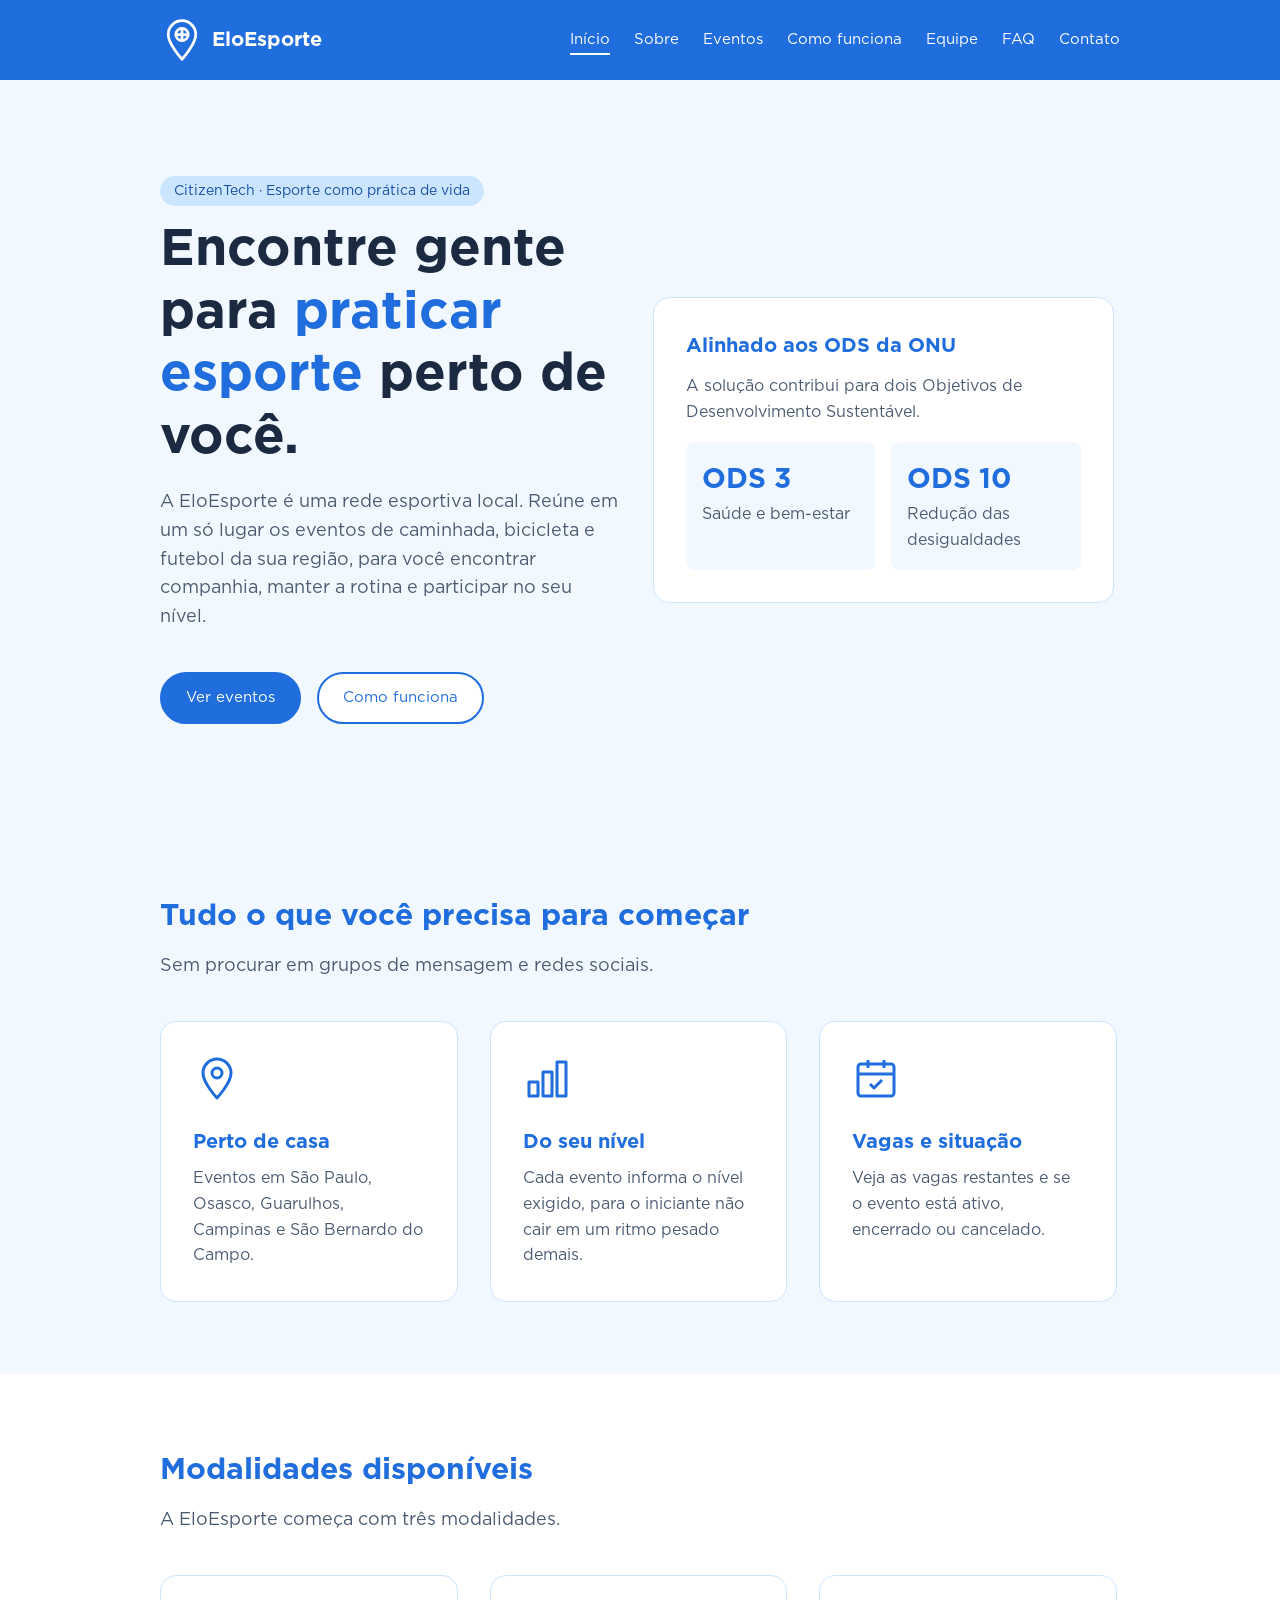
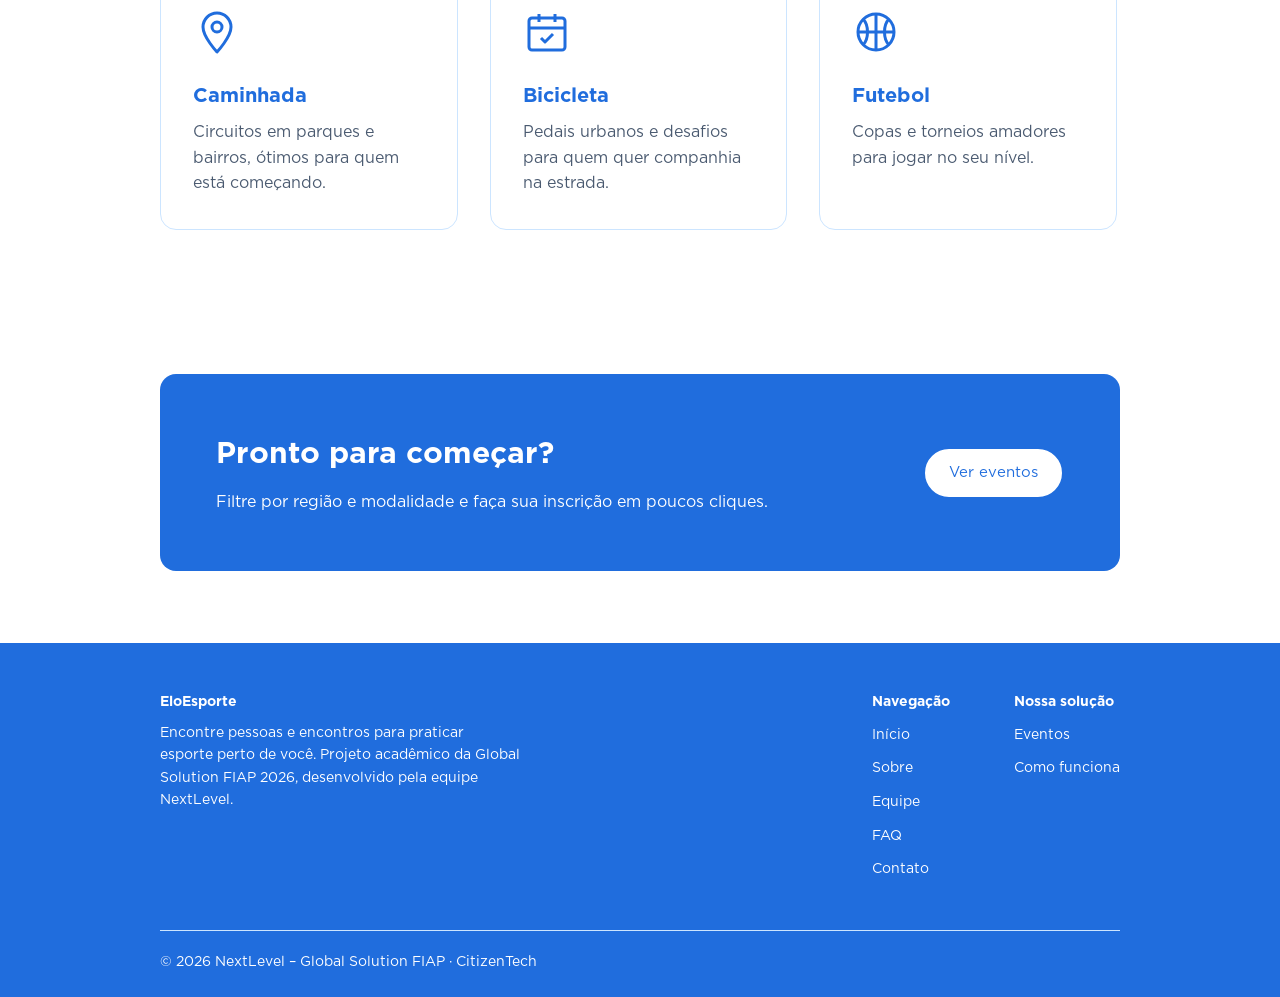
<file: index.html>
<!doctype html>
<html lang="pt-BR">
  <head>
    <meta charset="UTF-8" />
    <meta name="viewport" content="width=device-width, initial-scale=1.0" />
    <meta name="description" content="EloEsporte é uma rede esportiva local que conecta pessoas a eventos de caminhada, bicicleta e futebol perto de casa, de acordo com o seu nível." />
    <link rel="icon" href="assets/icons/favicon.svg" type="image/svg+xml" />
    <link rel="stylesheet" href="css/style.css" />
    <title>EloEsporte | Esporte como prática de vida</title>
    <script src="js/script.js" defer></script>
  </head>

  <body>
    <header class="site-header">
      <div class="container header-content">
        <a href="index.html" class="logo">
          <img src="assets/icons/logo.svg" alt="" />
          EloEsporte
        </a>

        <button class="menu-toggle" type="button" aria-label="Abrir menu">
          <span class="menu-toggle-barra"></span>
          <span class="menu-toggle-barra"></span>
          <span class="menu-toggle-barra"></span>
        </button>

        <nav class="menu-principal" aria-label="Menu principal">
          <ul class="nav-list">
            <li><a href="index.html" class="active" aria-current="page">Início</a></li>
            <li><a href="sobre.html">Sobre</a></li>
            <li><a href="eventos.html">Eventos</a></li>
            <li><a href="como-funciona.html">Como funciona</a></li>
            <li><a href="integrantes.html">Equipe</a></li>
            <li><a href="faq.html">FAQ</a></li>
            <li><a href="contato.html">Contato</a></li>
          </ul>
        </nav>
      </div>
    </header>

    <main>
      <section class="hero">
        <div class="container linha">
          <div class="col-2">
            <span class="tag">CitizenTech &middot; Esporte como prática de vida</span>
            <h1>Encontre gente para <span>praticar esporte</span> perto de você.</h1>
            <p class="subtitle">
              A EloEsporte é uma rede esportiva local. Reúne em um só lugar os
              eventos de caminhada, bicicleta e futebol da sua região, para
              você encontrar companhia, manter a rotina e participar no seu
              nível.
            </p>
            <div class="flex">
              <a href="eventos.html" class="btn btn-primary">Ver eventos</a>
              <a href="como-funciona.html" class="btn btn-secondary">Como funciona</a>
            </div>
          </div>

          <aside class="card col-2" aria-label="Objetivos de Desenvolvimento Sustentável">
            <h2 class="titulo-card">Alinhado aos ODS da ONU</h2>
            <p>A solução contribui para dois Objetivos de Desenvolvimento Sustentável.</p>
            <div class="ods">
              <div class="ods-item">
                <strong>ODS 3</strong>
                <p>Saúde e bem-estar</p>
              </div>
              <div class="ods-item">
                <strong>ODS 10</strong>
                <p>Redução das desigualdades</p>
              </div>
            </div>
          </aside>
        </div>
      </section>

      <section class="section section-alt">
        <div class="container">
          <h2>Tudo o que você precisa para começar</h2>
          <p class="subtitle">Sem procurar em grupos de mensagem e redes sociais.</p>

          <div class="linha">
            <article class="card col-3">
              <img class="icone" src="assets/icons/icone-local.svg" alt="" />
              <h3>Perto de casa</h3>
              <p>Eventos em São Paulo, Osasco, Guarulhos, Campinas e São Bernardo do Campo.</p>
            </article>

            <article class="card col-3">
              <img class="icone" src="assets/icons/icone-nivel.svg" alt="" />
              <h3>Do seu nível</h3>
              <p>Cada evento informa o nível exigido, para o iniciante não cair em um ritmo pesado demais.</p>
            </article>

            <article class="card col-3">
              <img class="icone" src="assets/icons/icone-calendario.svg" alt="" />
              <h3>Vagas e situação</h3>
              <p>Veja as vagas restantes e se o evento está ativo, encerrado ou cancelado.</p>
            </article>
          </div>
        </div>
      </section>

      <section class="section">
        <div class="container">
          <h2>Modalidades disponíveis</h2>
          <p class="subtitle">A EloEsporte começa com três modalidades.</p>

          <ul class="linha">
            <li class="card col-3">
              <img class="icone" src="assets/icons/icone-local.svg" alt="" />
              <h3>Caminhada</h3>
              <p>Circuitos em parques e bairros, ótimos para quem está começando.</p>
            </li>
            <li class="card col-3">
              <img class="icone" src="assets/icons/icone-calendario.svg" alt="" />
              <h3>Bicicleta</h3>
              <p>Pedais urbanos e desafios para quem quer companhia na estrada.</p>
            </li>
            <li class="card col-3">
              <img class="icone" src="assets/icons/icone-esporte.svg" alt="" />
              <h3>Futebol</h3>
              <p>Copas e torneios amadores para jogar no seu nível.</p>
            </li>
          </ul>
        </div>
      </section>

      <section class="section">
        <div class="container">
          <div class="cta-box">
            <div>
              <h2>Pronto para começar?</h2>
              <p>Filtre por região e modalidade e faça sua inscrição em poucos cliques.</p>
            </div>
            <a href="eventos.html" class="btn btn-primary">Ver eventos</a>
          </div>
        </div>
      </section>
    </main>

    <footer class="site-footer">
      <div class="container">
        <div class="footer-content">
          <div>
            <p class="footer-title">EloEsporte</p>
            <p>
              Encontre pessoas e encontros para praticar esporte perto de você. Projeto
              acadêmico da Global Solution FIAP 2026, desenvolvido pela equipe
              NextLevel.
            </p>
          </div>

          <nav aria-label="Links do rodapé" class="footer-nav">
            <div>
              <p class="footer-title">Navegação</p>
              <ul class="footer-links">
                <li><a href="index.html">Início</a></li>
                <li><a href="sobre.html">Sobre</a></li>
                <li><a href="integrantes.html">Equipe</a></li>
                <li><a href="faq.html">FAQ</a></li>
                <li><a href="contato.html">Contato</a></li>
              </ul>
            </div>

            <div>
              <p class="footer-title">Nossa solução</p>
              <ul class="footer-links">
                <li><a href="eventos.html">Eventos</a></li>
                <li><a href="como-funciona.html">Como funciona</a></li>
              </ul>
            </div>
          </nav>
        </div>

        <p class="footer-bottom">
          &copy; 2026 NextLevel &ndash; Global Solution FIAP &middot; CitizenTech
        </p>
      </div>
    </footer>
  </body>
</html>
</file>
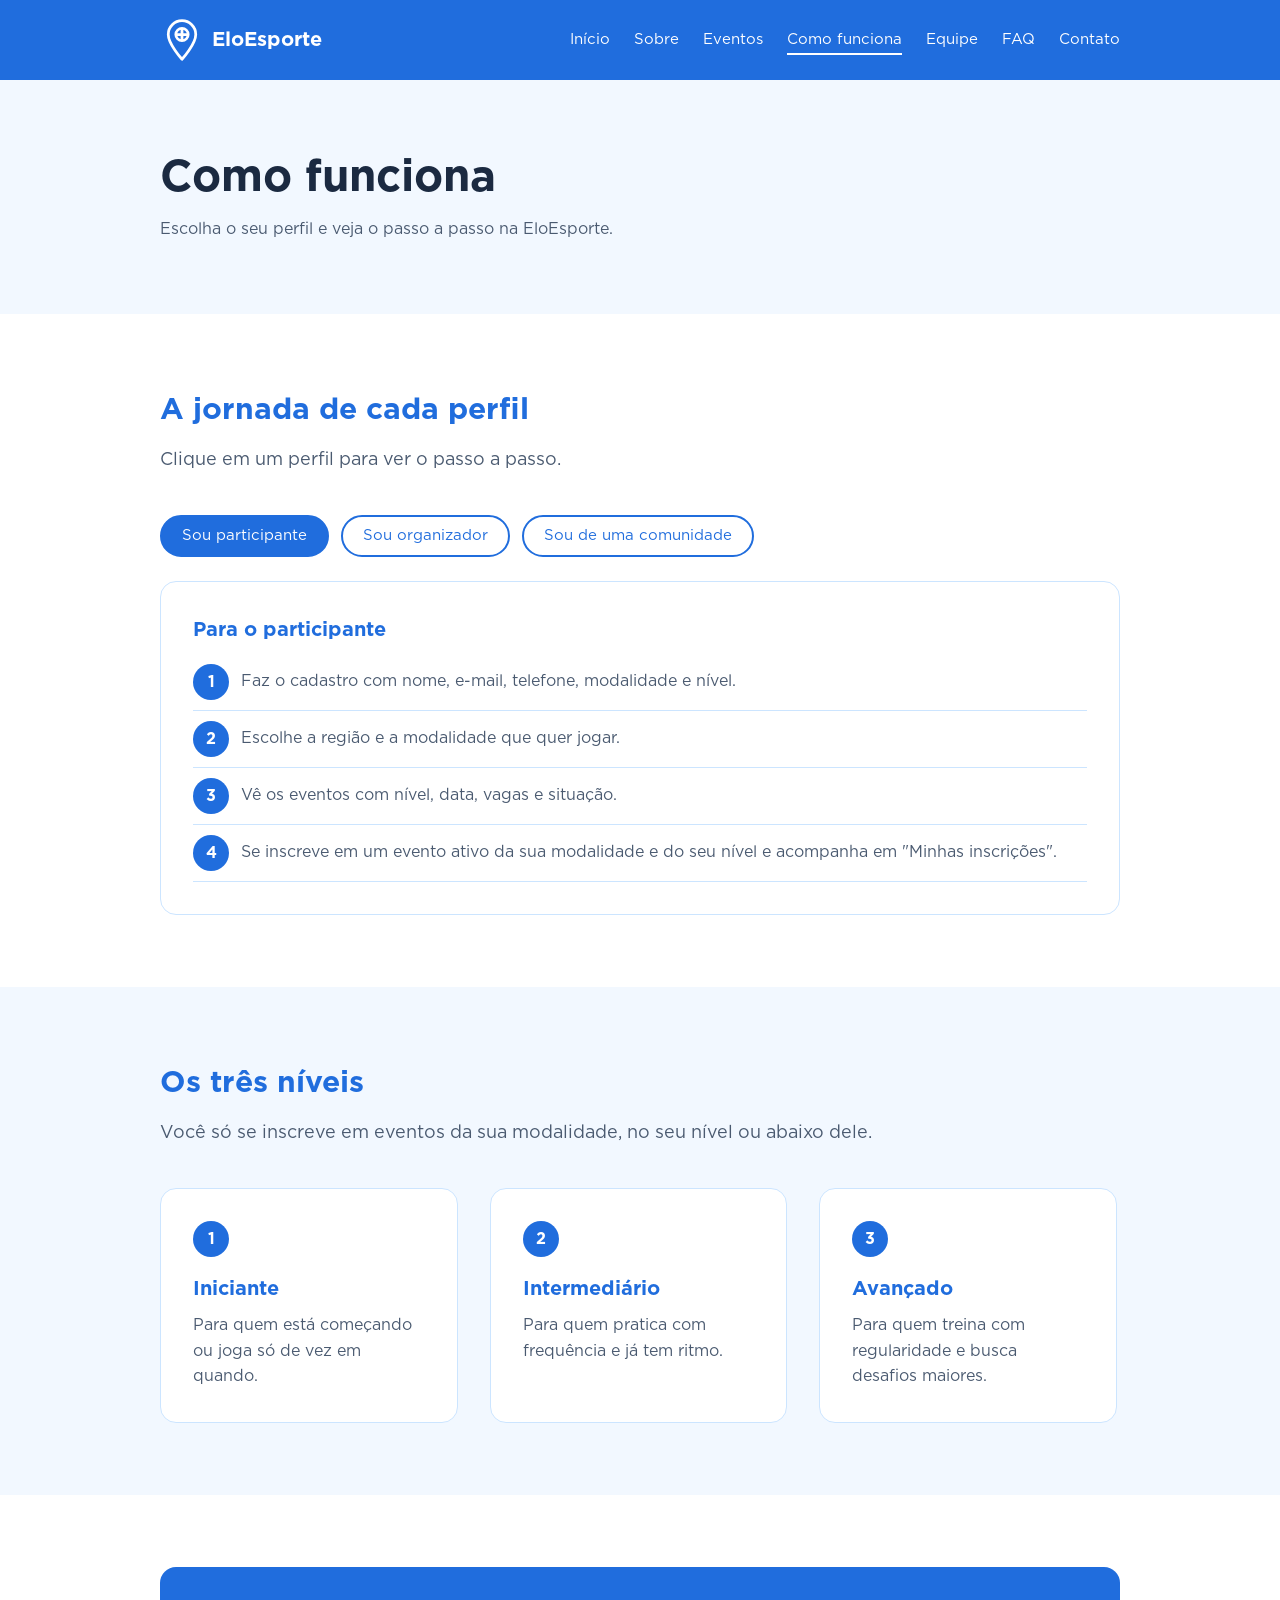
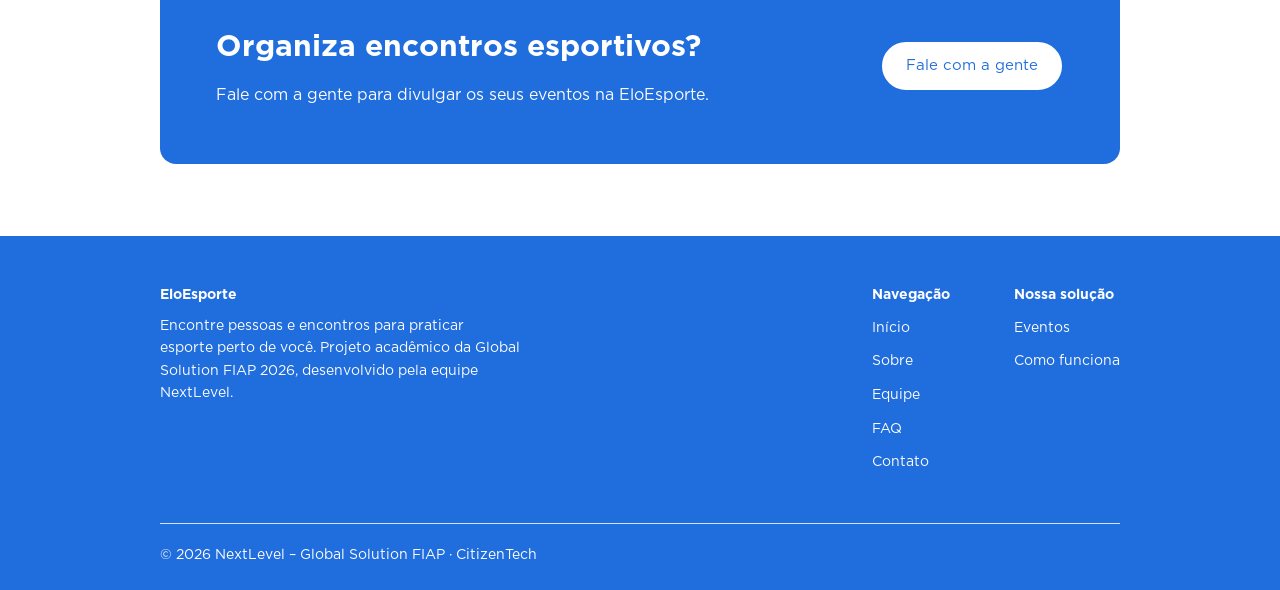
<file: como-funciona.html>
<!doctype html>
<html lang="pt-BR">
  <head>
    <meta charset="UTF-8" />
    <meta name="viewport" content="width=device-width, initial-scale=1.0" />
    <meta name="description" content="Veja como a EloEsporte funciona para participantes e organizadores." />
    <link rel="icon" href="assets/icons/favicon.svg" type="image/svg+xml" />
    <link rel="stylesheet" href="css/style.css" />
    <title>Como funciona | EloEsporte</title>
    <script src="js/script.js" defer></script>
  </head>

  <body>
    <header class="site-header">
      <div class="container header-content">
        <a href="index.html" class="logo">
          <img src="assets/icons/logo.svg" alt="" />
          EloEsporte
        </a>

        <button class="menu-toggle" type="button" aria-label="Abrir menu">
          <span class="menu-toggle-barra"></span>
          <span class="menu-toggle-barra"></span>
          <span class="menu-toggle-barra"></span>
        </button>

        <nav class="menu-principal" aria-label="Menu principal">
          <ul class="nav-list">
            <li><a href="index.html">Início</a></li>
            <li><a href="sobre.html">Sobre</a></li>
            <li><a href="eventos.html">Eventos</a></li>
            <li><a href="como-funciona.html" class="active" aria-current="page">Como funciona</a></li>
            <li><a href="integrantes.html">Equipe</a></li>
            <li><a href="faq.html">FAQ</a></li>
            <li><a href="contato.html">Contato</a></li>
          </ul>
        </nav>
      </div>
    </header>

    <main>
      <section class="section section-alt">
        <div class="container">
          <h1>Como funciona</h1>
          <p>Escolha o seu perfil e veja o passo a passo na EloEsporte.</p>
        </div>
      </section>

      <section class="section">
        <div class="container">
          <h2>A jornada de cada perfil</h2>
          <p class="subtitle">Clique em um perfil para ver o passo a passo.</p>

          <div class="abas-botoes" role="tablist" aria-label="Perfis">
            <button class="aba-botao ativa" type="button" role="tab" aria-selected="true" data-aba="aba-jogador">Sou participante</button>
            <button class="aba-botao" type="button" role="tab" aria-selected="false" data-aba="aba-organizador">Sou organizador</button>
            <button class="aba-botao" type="button" role="tab" aria-selected="false" data-aba="aba-local">Sou de uma comunidade</button>
          </div>

          <div class="card aba-painel ativa" id="aba-jogador" role="tabpanel">
            <h3>Para o participante</h3>
            <ol class="jornada">
              <li><span class="passo">1</span> Faz o cadastro com nome, e-mail, telefone, modalidade e nível.</li>
              <li><span class="passo">2</span> Escolhe a região e a modalidade que quer jogar.</li>
              <li><span class="passo">3</span> Vê os eventos com nível, data, vagas e situação.</li>
              <li><span class="passo">4</span> Se inscreve em um evento ativo da sua modalidade e do seu nível e acompanha em "Minhas inscrições".</li>
            </ol>
          </div>

          <div class="card aba-painel" id="aba-organizador" role="tabpanel">
            <h3>Para instrutores e organizadores</h3>
            <ol class="jornada">
              <li><span class="passo">1</span> Cadastra o evento com nome, região, modalidade, data e nível exigido.</li>
              <li><span class="passo">2</span> Define a quantidade de vagas.</li>
              <li><span class="passo">3</span> Acompanha as inscrições e as vagas restantes.</li>
              <li><span class="passo">4</span> Avisa os inscritos caso o evento seja cancelado.</li>
            </ol>
          </div>

          <div class="card aba-painel" id="aba-local" role="tabpanel">
            <h3>Para comunidades e locais esportivos</h3>
            <ol class="jornada">
              <li><span class="passo">1</span> Cadastra o parque, a quadra ou o ponto de encontro.</li>
              <li><span class="passo">2</span> Divulga os eventos que acontecem no espaço.</li>
              <li><span class="passo">3</span> Aproxima moradores que praticam a mesma modalidade.</li>
              <li><span class="passo">4</span> Fortalece a comunidade local por meio do esporte.</li>
            </ol>
          </div>
        </div>
      </section>

      <section class="section section-alt">
        <div class="container">
          <h2>Os três níveis</h2>
          <p class="subtitle">Você só se inscreve em eventos da sua modalidade, no seu nível ou abaixo dele.</p>

          <div class="linha">
            <article class="card col-3">
              <span class="passo">1</span>
              <h3>Iniciante</h3>
              <p>Para quem está começando ou joga só de vez em quando.</p>
            </article>
            <article class="card col-3">
              <span class="passo">2</span>
              <h3>Intermediário</h3>
              <p>Para quem pratica com frequência e já tem ritmo.</p>
            </article>
            <article class="card col-3">
              <span class="passo">3</span>
              <h3>Avançado</h3>
              <p>Para quem treina com regularidade e busca desafios maiores.</p>
            </article>
          </div>
        </div>
      </section>

      <section class="section">
        <div class="container">
          <div class="cta-box">
            <div>
              <h2>Organiza encontros esportivos?</h2>
              <p>Fale com a gente para divulgar os seus eventos na EloEsporte.</p>
            </div>
            <a href="contato.html" class="btn btn-primary">Fale com a gente</a>
          </div>
        </div>
      </section>
    </main>

    <footer class="site-footer">
      <div class="container">
        <div class="footer-content">
          <div>
            <p class="footer-title">EloEsporte</p>
            <p>
              Encontre pessoas e encontros para praticar esporte perto de você. Projeto
              acadêmico da Global Solution FIAP 2026, desenvolvido pela equipe
              NextLevel.
            </p>
          </div>

          <nav aria-label="Links do rodapé" class="footer-nav">
            <div>
              <p class="footer-title">Navegação</p>
              <ul class="footer-links">
                <li><a href="index.html">Início</a></li>
                <li><a href="sobre.html">Sobre</a></li>
                <li><a href="integrantes.html">Equipe</a></li>
                <li><a href="faq.html">FAQ</a></li>
                <li><a href="contato.html">Contato</a></li>
              </ul>
            </div>

            <div>
              <p class="footer-title">Nossa solução</p>
              <ul class="footer-links">
                <li><a href="eventos.html">Eventos</a></li>
                <li><a href="como-funciona.html">Como funciona</a></li>
              </ul>
            </div>
          </nav>
        </div>

        <p class="footer-bottom">
          &copy; 2026 NextLevel &ndash; Global Solution FIAP &middot; CitizenTech
        </p>
      </div>
    </footer>
  </body>
</html>
</file>
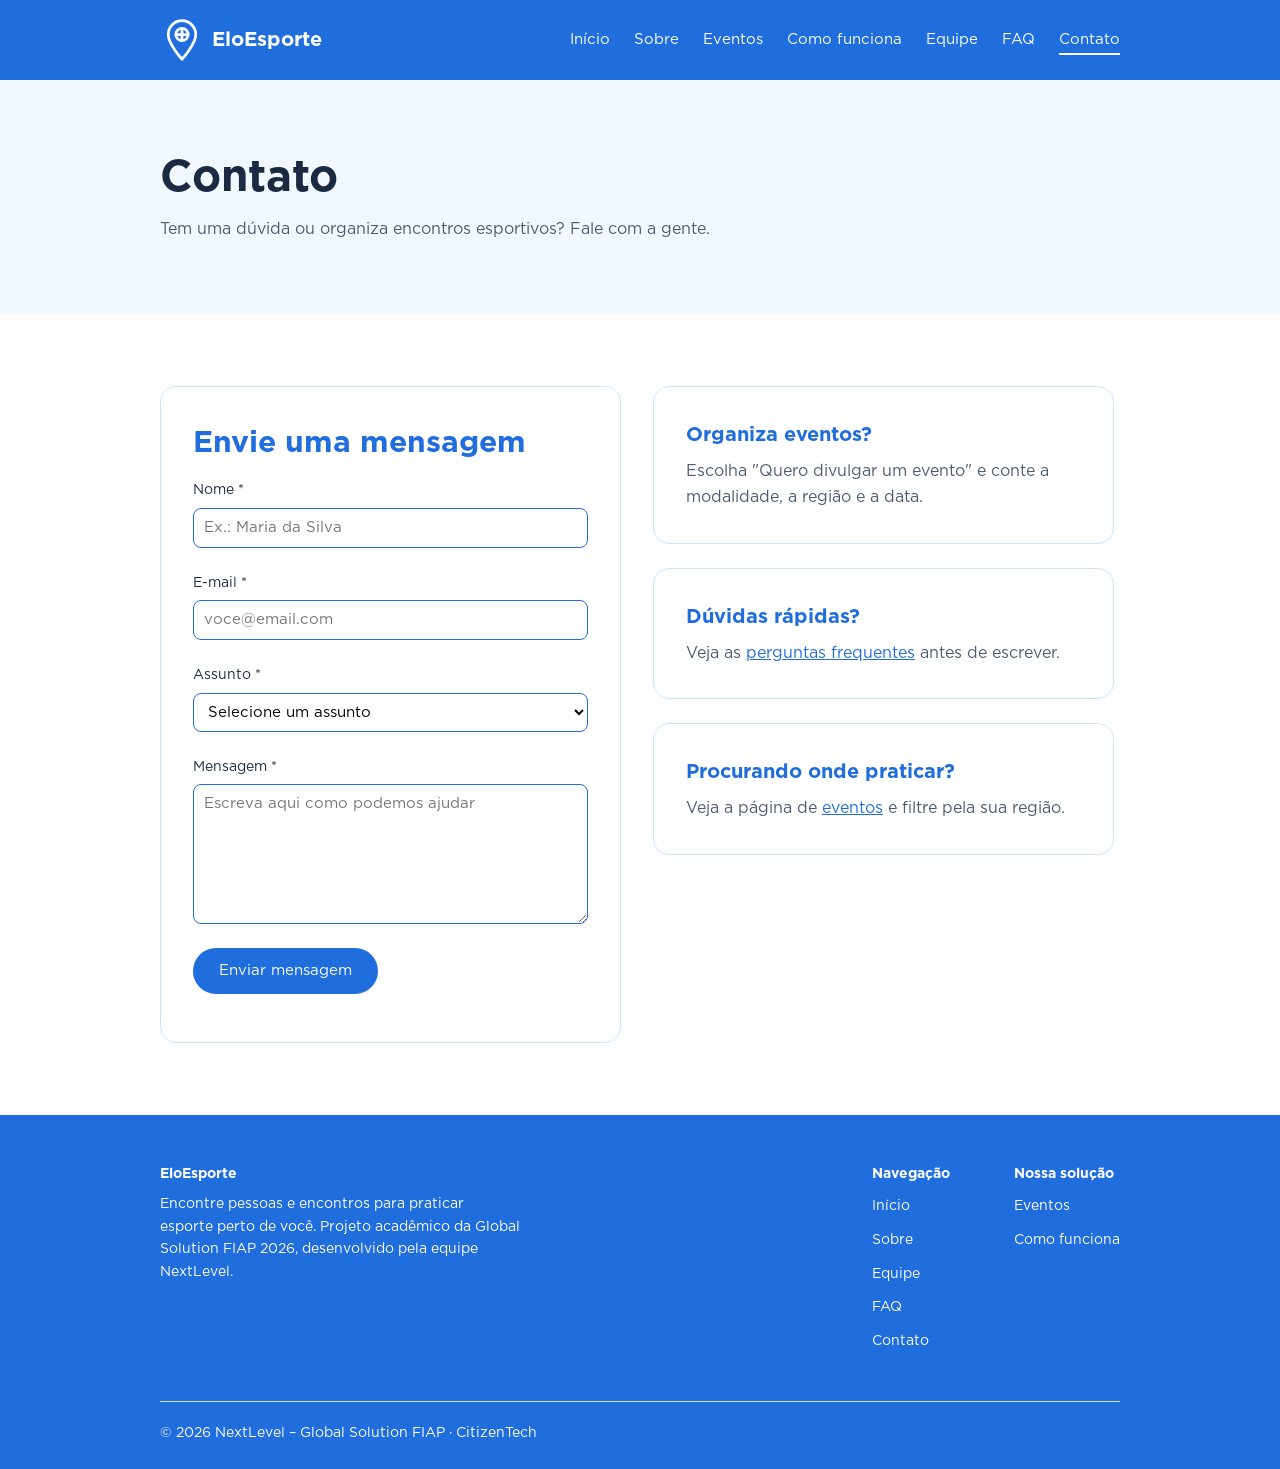
<file: contato.html>
<!doctype html>
<html lang="pt-BR">
  <head>
    <meta charset="UTF-8" />
    <meta name="viewport" content="width=device-width, initial-scale=1.0" />
    <meta name="description" content="Fale com a equipe da EloEsporte para tirar dúvidas ou divulgar eventos." />
    <link rel="icon" href="assets/icons/favicon.svg" type="image/svg+xml" />
    <link rel="stylesheet" href="css/style.css" />
    <title>Contato | EloEsporte</title>
    <script src="js/script.js" defer></script>
  </head>

  <body>
    <header class="site-header">
      <div class="container header-content">
        <a href="index.html" class="logo">
          <img src="assets/icons/logo.svg" alt="" />
          EloEsporte
        </a>

        <button class="menu-toggle" type="button" aria-label="Abrir menu">
          <span class="menu-toggle-barra"></span>
          <span class="menu-toggle-barra"></span>
          <span class="menu-toggle-barra"></span>
        </button>

        <nav class="menu-principal" aria-label="Menu principal">
          <ul class="nav-list">
            <li><a href="index.html">Início</a></li>
            <li><a href="sobre.html">Sobre</a></li>
            <li><a href="eventos.html">Eventos</a></li>
            <li><a href="como-funciona.html">Como funciona</a></li>
            <li><a href="integrantes.html">Equipe</a></li>
            <li><a href="faq.html">FAQ</a></li>
            <li><a href="contato.html" class="active" aria-current="page">Contato</a></li>
          </ul>
        </nav>
      </div>
    </header>

    <main>
      <section class="section section-alt">
        <div class="container">
          <h1>Contato</h1>
          <p>Tem uma dúvida ou organiza encontros esportivos? Fale com a gente.</p>
        </div>
      </section>

      <section class="section">
        <div class="container linha">
          <form id="form-contato" class="card col-2" action="#" method="post" novalidate>
            <h2>Envie uma mensagem</h2>

            <div class="form-group">
              <label for="nome">Nome *</label>
              <input type="text" id="nome" name="nome" placeholder="Ex.: Maria da Silva" />
              <span class="mensagem-erro" id="erro-nome"></span>
            </div>

            <div class="form-group">
              <label for="email">E-mail *</label>
              <input type="email" id="email" name="email" placeholder="voce@email.com" />
              <span class="mensagem-erro" id="erro-email"></span>
            </div>

            <div class="form-group">
              <label for="assunto">Assunto *</label>
              <select id="assunto" name="assunto">
                <option value="">Selecione um assunto</option>
                <option value="inscricao">Dúvida sobre inscrição</option>
                <option value="organizador">Quero divulgar um evento</option>
                <option value="local">Represento uma comunidade ou local esportivo</option>
                <option value="outro">Outro</option>
              </select>
              <span class="mensagem-erro" id="erro-assunto"></span>
            </div>

            <div class="form-group">
              <label for="mensagem">Mensagem *</label>
              <textarea id="mensagem" name="mensagem" placeholder="Escreva aqui como podemos ajudar"></textarea>
              <span class="mensagem-erro" id="erro-mensagem"></span>
            </div>

            <button type="submit" class="btn btn-primary">Enviar mensagem</button>

            <p class="mensagem-sucesso" id="mensagem-sucesso" aria-live="polite"></p>
          </form>

          <aside class="col-2">
            <div class="card">
              <h3>Organiza eventos?</h3>
              <p>Escolha "Quero divulgar um evento" e conte a modalidade, a região e a data.</p>
            </div>
            <div class="card">
              <h3>Dúvidas rápidas?</h3>
              <p>Veja as <a href="faq.html">perguntas frequentes</a> antes de escrever.</p>
            </div>
            <div class="card">
              <h3>Procurando onde praticar?</h3>
              <p>Veja a página de <a href="eventos.html">eventos</a> e filtre pela sua região.</p>
            </div>
          </aside>
        </div>
      </section>
    </main>

    <footer class="site-footer">
      <div class="container">
        <div class="footer-content">
          <div>
            <p class="footer-title">EloEsporte</p>
            <p>
              Encontre pessoas e encontros para praticar esporte perto de você. Projeto
              acadêmico da Global Solution FIAP 2026, desenvolvido pela equipe
              NextLevel.
            </p>
          </div>

          <nav aria-label="Links do rodapé" class="footer-nav">
            <div>
              <p class="footer-title">Navegação</p>
              <ul class="footer-links">
                <li><a href="index.html">Início</a></li>
                <li><a href="sobre.html">Sobre</a></li>
                <li><a href="integrantes.html">Equipe</a></li>
                <li><a href="faq.html">FAQ</a></li>
                <li><a href="contato.html">Contato</a></li>
              </ul>
            </div>

            <div>
              <p class="footer-title">Nossa solução</p>
              <ul class="footer-links">
                <li><a href="eventos.html">Eventos</a></li>
                <li><a href="como-funciona.html">Como funciona</a></li>
              </ul>
            </div>
          </nav>
        </div>

        <p class="footer-bottom">
          &copy; 2026 NextLevel &ndash; Global Solution FIAP &middot; CitizenTech
        </p>
      </div>
    </footer>
  </body>
</html>
</file>
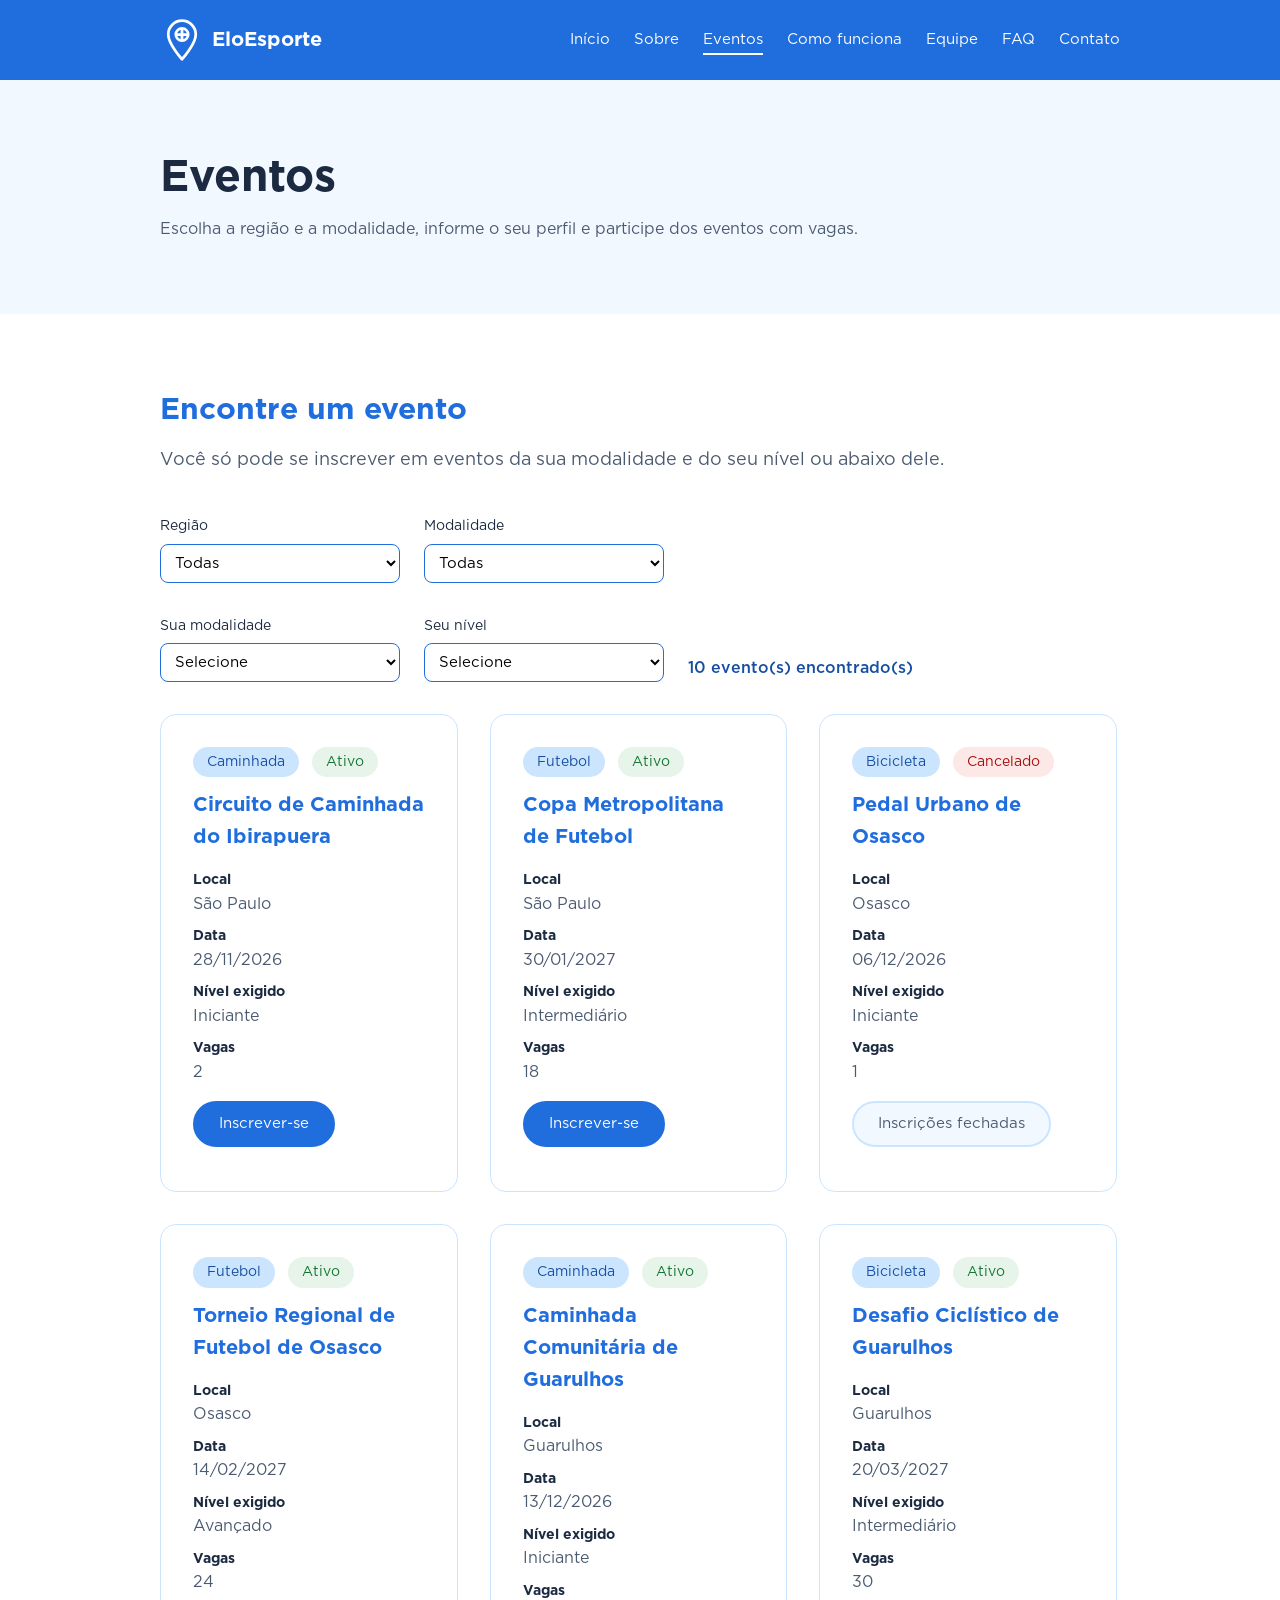
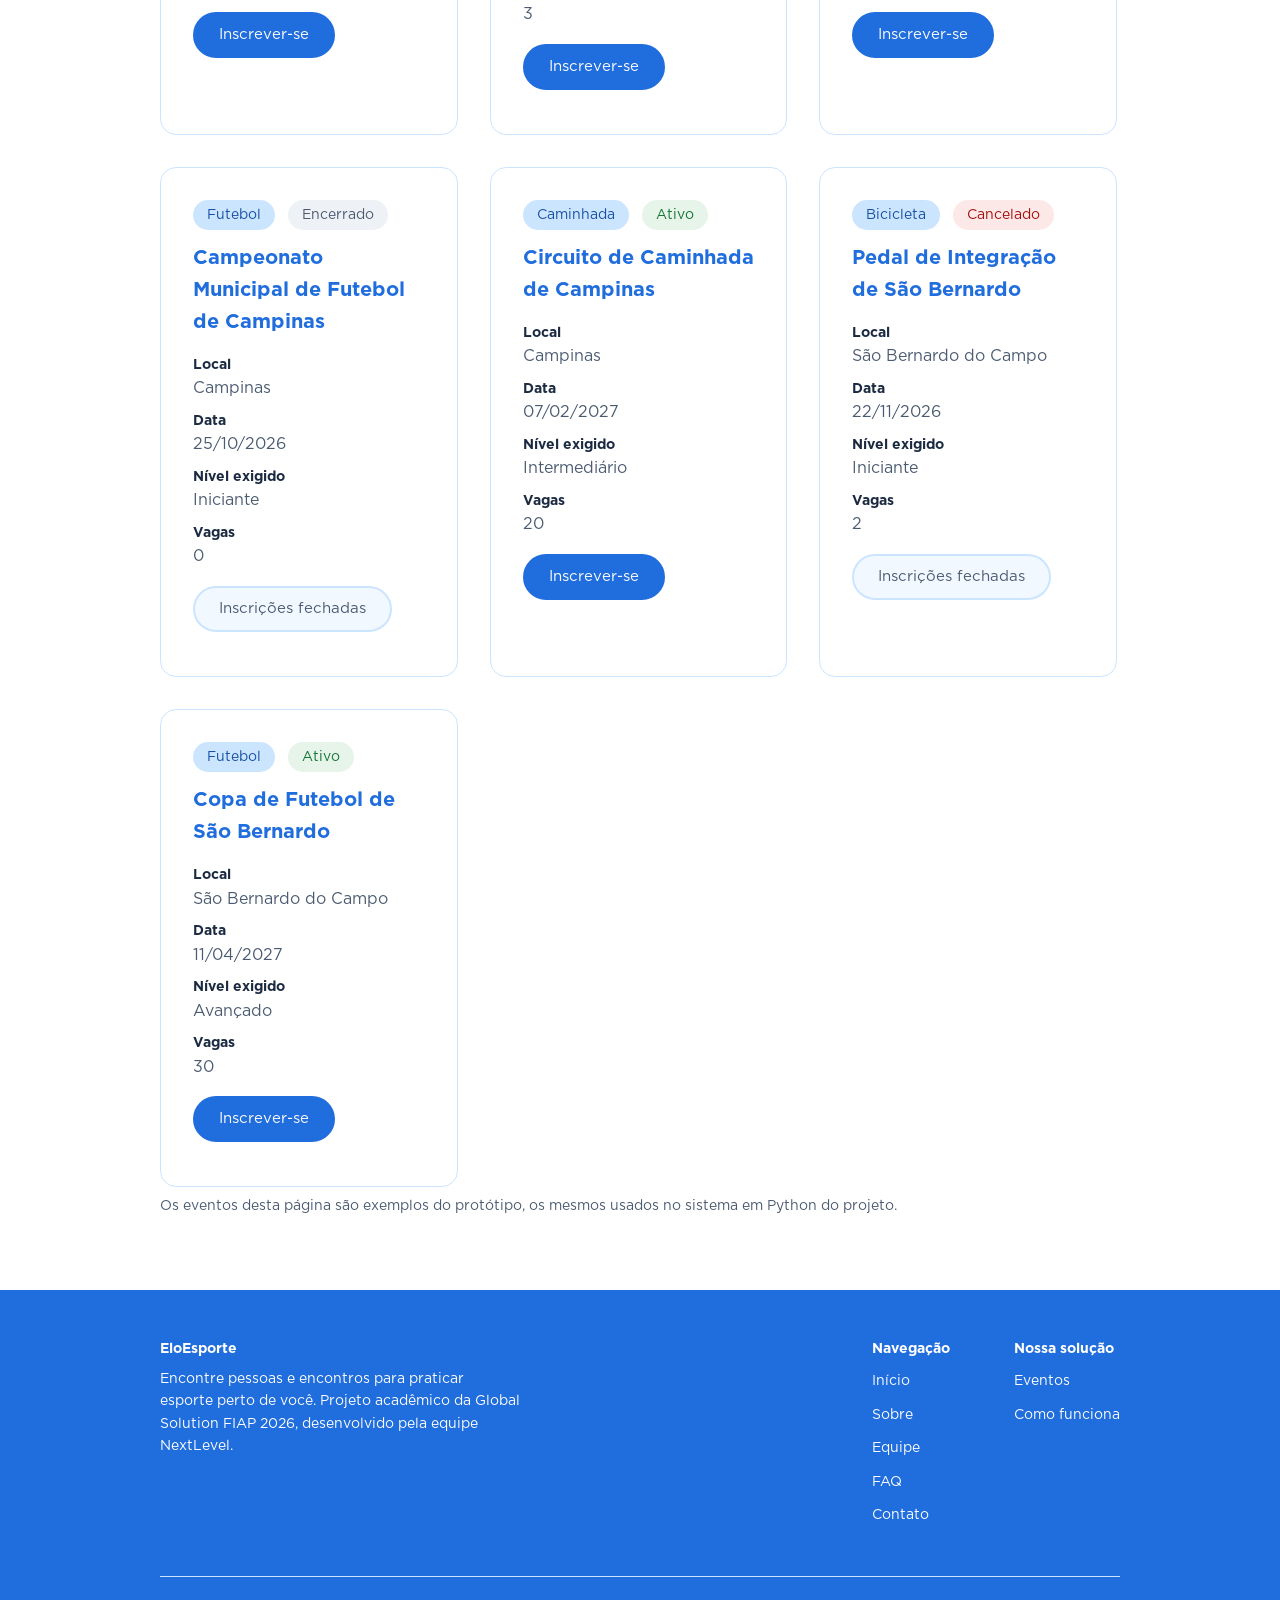
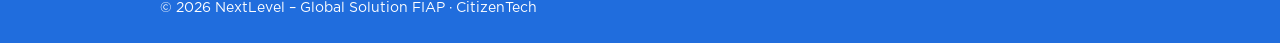
<file: eventos.html>
<!doctype html>
<html lang="pt-BR">
  <head>
    <meta charset="UTF-8" />
    <meta name="viewport" content="width=device-width, initial-scale=1.0" />
    <meta name="description" content="Encontre eventos esportivos de caminhada, bicicleta e futebol por região e inscreva-se de acordo com a sua modalidade e o seu nível." />
    <link rel="icon" href="assets/icons/favicon.svg" type="image/svg+xml" />
    <link rel="stylesheet" href="css/style.css" />
    <title>Eventos | EloEsporte</title>
    <script src="js/script.js" defer></script>
  </head>

  <body>
    <header class="site-header">
      <div class="container header-content">
        <a href="index.html" class="logo">
          <img src="assets/icons/logo.svg" alt="" />
          EloEsporte
        </a>

        <button class="menu-toggle" type="button" aria-label="Abrir menu">
          <span class="menu-toggle-barra"></span>
          <span class="menu-toggle-barra"></span>
          <span class="menu-toggle-barra"></span>
        </button>

        <nav class="menu-principal" aria-label="Menu principal">
          <ul class="nav-list">
            <li><a href="index.html">Início</a></li>
            <li><a href="sobre.html">Sobre</a></li>
            <li><a href="eventos.html" class="active" aria-current="page">Eventos</a></li>
            <li><a href="como-funciona.html">Como funciona</a></li>
            <li><a href="integrantes.html">Equipe</a></li>
            <li><a href="faq.html">FAQ</a></li>
            <li><a href="contato.html">Contato</a></li>
          </ul>
        </nav>
      </div>
    </header>

    <main>
      <section class="section section-alt">
        <div class="container">
          <h1>Eventos</h1>
          <p>Escolha a região e a modalidade, informe o seu perfil e participe dos eventos com vagas.</p>
        </div>
      </section>

      <section class="section">
        <div class="container">
          <h2>Encontre um evento</h2>
          <p class="subtitle">Você só pode se inscrever em eventos da sua modalidade e do seu nível ou abaixo dele.</p>

          <form class="filtro" aria-label="Filtrar eventos">
            <div class="form-group">
              <label for="filtro-regiao">Região</label>
              <select id="filtro-regiao" name="regiao">
                <option value="todas">Todas</option>
                <option value="sao-paulo">São Paulo</option>
                <option value="osasco">Osasco</option>
                <option value="guarulhos">Guarulhos</option>
                <option value="campinas">Campinas</option>
                <option value="sao-bernardo">São Bernardo do Campo</option>
              </select>
            </div>

            <div class="form-group">
              <label for="filtro-modalidade">Modalidade</label>
              <select id="filtro-modalidade" name="modalidade">
                <option value="todas">Todas</option>
                <option value="caminhada">Caminhada</option>
                <option value="bicicleta">Bicicleta</option>
                <option value="futebol">Futebol</option>
              </select>
            </div>
          </form>

          <form class="filtro" aria-label="Seu perfil">
            <div class="form-group">
              <label for="modalidade-usuario">Sua modalidade</label>
              <select id="modalidade-usuario" name="modalidade-usuario">
                <option value="">Selecione</option>
                <option value="caminhada">Caminhada</option>
                <option value="bicicleta">Bicicleta</option>
                <option value="futebol">Futebol</option>
              </select>
            </div>

            <div class="form-group">
              <label for="nivel-usuario">Seu nível</label>
              <select id="nivel-usuario" name="nivel">
                <option value="">Selecione</option>
                <option value="iniciante">Iniciante</option>
                <option value="intermediario">Intermediário</option>
                <option value="avancado">Avançado</option>
              </select>
            </div>

            <p class="contador" id="contador" aria-live="polite">10 evento(s) encontrado(s)</p>
          </form>

          <p class="sem-resultado escondido" id="sem-resultado">
            Nenhum evento com esses filtros. Tente outra região ou modalidade.
          </p>

          <div class="linha">
            <article class="card col-3 evento" data-regiao="sao-paulo" data-modalidade="caminhada" data-nivel="iniciante">
              <span class="tag">Caminhada</span>
              <span class="situacao situacao-ativo">Ativo</span>
              <h3>Circuito de Caminhada do Ibirapuera</h3>
              <dl>
                <dt>Local</dt>
                <dd>São Paulo</dd>
                <dt>Data</dt>
                <dd>28/11/2026</dd>
                <dt>Nível exigido</dt>
                <dd>Iniciante</dd>
                <dt>Vagas</dt>
                <dd class="vagas">2</dd>
              </dl>
              <div class="flex">
                <button type="button" class="btn btn-primary btn-inscrever">Inscrever-se</button>
              </div>
              <p class="aviso" aria-live="polite"></p>
            </article>

            <article class="card col-3 evento" data-regiao="sao-paulo" data-modalidade="futebol" data-nivel="intermediario">
              <span class="tag">Futebol</span>
              <span class="situacao situacao-ativo">Ativo</span>
              <h3>Copa Metropolitana de Futebol</h3>
              <dl>
                <dt>Local</dt>
                <dd>São Paulo</dd>
                <dt>Data</dt>
                <dd>30/01/2027</dd>
                <dt>Nível exigido</dt>
                <dd>Intermediário</dd>
                <dt>Vagas</dt>
                <dd class="vagas">18</dd>
              </dl>
              <div class="flex">
                <button type="button" class="btn btn-primary btn-inscrever">Inscrever-se</button>
              </div>
              <p class="aviso" aria-live="polite"></p>
            </article>

            <article class="card col-3 evento" data-regiao="osasco" data-modalidade="bicicleta" data-nivel="iniciante">
              <span class="tag">Bicicleta</span>
              <span class="situacao situacao-cancelado">Cancelado</span>
              <h3>Pedal Urbano de Osasco</h3>
              <dl>
                <dt>Local</dt>
                <dd>Osasco</dd>
                <dt>Data</dt>
                <dd>06/12/2026</dd>
                <dt>Nível exigido</dt>
                <dd>Iniciante</dd>
                <dt>Vagas</dt>
                <dd class="vagas">1</dd>
              </dl>
              <div class="flex">
                <button type="button" class="btn btn-primary" disabled>Inscrições fechadas</button>
              </div>
              <p class="aviso" aria-live="polite"></p>
            </article>

            <article class="card col-3 evento" data-regiao="osasco" data-modalidade="futebol" data-nivel="avancado">
              <span class="tag">Futebol</span>
              <span class="situacao situacao-ativo">Ativo</span>
              <h3>Torneio Regional de Futebol de Osasco</h3>
              <dl>
                <dt>Local</dt>
                <dd>Osasco</dd>
                <dt>Data</dt>
                <dd>14/02/2027</dd>
                <dt>Nível exigido</dt>
                <dd>Avançado</dd>
                <dt>Vagas</dt>
                <dd class="vagas">24</dd>
              </dl>
              <div class="flex">
                <button type="button" class="btn btn-primary btn-inscrever">Inscrever-se</button>
              </div>
              <p class="aviso" aria-live="polite"></p>
            </article>

            <article class="card col-3 evento" data-regiao="guarulhos" data-modalidade="caminhada" data-nivel="iniciante">
              <span class="tag">Caminhada</span>
              <span class="situacao situacao-ativo">Ativo</span>
              <h3>Caminhada Comunitária de Guarulhos</h3>
              <dl>
                <dt>Local</dt>
                <dd>Guarulhos</dd>
                <dt>Data</dt>
                <dd>13/12/2026</dd>
                <dt>Nível exigido</dt>
                <dd>Iniciante</dd>
                <dt>Vagas</dt>
                <dd class="vagas">3</dd>
              </dl>
              <div class="flex">
                <button type="button" class="btn btn-primary btn-inscrever">Inscrever-se</button>
              </div>
              <p class="aviso" aria-live="polite"></p>
            </article>

            <article class="card col-3 evento" data-regiao="guarulhos" data-modalidade="bicicleta" data-nivel="intermediario">
              <span class="tag">Bicicleta</span>
              <span class="situacao situacao-ativo">Ativo</span>
              <h3>Desafio Ciclístico de Guarulhos</h3>
              <dl>
                <dt>Local</dt>
                <dd>Guarulhos</dd>
                <dt>Data</dt>
                <dd>20/03/2027</dd>
                <dt>Nível exigido</dt>
                <dd>Intermediário</dd>
                <dt>Vagas</dt>
                <dd class="vagas">30</dd>
              </dl>
              <div class="flex">
                <button type="button" class="btn btn-primary btn-inscrever">Inscrever-se</button>
              </div>
              <p class="aviso" aria-live="polite"></p>
            </article>

            <article class="card col-3 evento" data-regiao="campinas" data-modalidade="futebol" data-nivel="iniciante">
              <span class="tag">Futebol</span>
              <span class="situacao situacao-encerrado">Encerrado</span>
              <h3>Campeonato Municipal de Futebol de Campinas</h3>
              <dl>
                <dt>Local</dt>
                <dd>Campinas</dd>
                <dt>Data</dt>
                <dd>25/10/2026</dd>
                <dt>Nível exigido</dt>
                <dd>Iniciante</dd>
                <dt>Vagas</dt>
                <dd class="vagas">0</dd>
              </dl>
              <div class="flex">
                <button type="button" class="btn btn-primary" disabled>Inscrições fechadas</button>
              </div>
              <p class="aviso" aria-live="polite"></p>
            </article>

            <article class="card col-3 evento" data-regiao="campinas" data-modalidade="caminhada" data-nivel="intermediario">
              <span class="tag">Caminhada</span>
              <span class="situacao situacao-ativo">Ativo</span>
              <h3>Circuito de Caminhada de Campinas</h3>
              <dl>
                <dt>Local</dt>
                <dd>Campinas</dd>
                <dt>Data</dt>
                <dd>07/02/2027</dd>
                <dt>Nível exigido</dt>
                <dd>Intermediário</dd>
                <dt>Vagas</dt>
                <dd class="vagas">20</dd>
              </dl>
              <div class="flex">
                <button type="button" class="btn btn-primary btn-inscrever">Inscrever-se</button>
              </div>
              <p class="aviso" aria-live="polite"></p>
            </article>

            <article class="card col-3 evento" data-regiao="sao-bernardo" data-modalidade="bicicleta" data-nivel="iniciante">
              <span class="tag">Bicicleta</span>
              <span class="situacao situacao-cancelado">Cancelado</span>
              <h3>Pedal de Integração de São Bernardo</h3>
              <dl>
                <dt>Local</dt>
                <dd>São Bernardo do Campo</dd>
                <dt>Data</dt>
                <dd>22/11/2026</dd>
                <dt>Nível exigido</dt>
                <dd>Iniciante</dd>
                <dt>Vagas</dt>
                <dd class="vagas">2</dd>
              </dl>
              <div class="flex">
                <button type="button" class="btn btn-primary" disabled>Inscrições fechadas</button>
              </div>
              <p class="aviso" aria-live="polite"></p>
            </article>

            <article class="card col-3 evento" data-regiao="sao-bernardo" data-modalidade="futebol" data-nivel="avancado">
              <span class="tag">Futebol</span>
              <span class="situacao situacao-ativo">Ativo</span>
              <h3>Copa de Futebol de São Bernardo</h3>
              <dl>
                <dt>Local</dt>
                <dd>São Bernardo do Campo</dd>
                <dt>Data</dt>
                <dd>11/04/2027</dd>
                <dt>Nível exigido</dt>
                <dd>Avançado</dd>
                <dt>Vagas</dt>
                <dd class="vagas">30</dd>
              </dl>
              <div class="flex">
                <button type="button" class="btn btn-primary btn-inscrever">Inscrever-se</button>
              </div>
              <p class="aviso" aria-live="polite"></p>
            </article>
          </div>

          <p class="nota">
            Os eventos desta página são exemplos do protótipo, os mesmos usados
            no sistema em Python do projeto.
          </p>
        </div>
      </section>
    </main>

    <footer class="site-footer">
      <div class="container">
        <div class="footer-content">
          <div>
            <p class="footer-title">EloEsporte</p>
            <p>
              Encontre pessoas e encontros para praticar esporte perto de você. Projeto
              acadêmico da Global Solution FIAP 2026, desenvolvido pela equipe
              NextLevel.
            </p>
          </div>

          <nav aria-label="Links do rodapé" class="footer-nav">
            <div>
              <p class="footer-title">Navegação</p>
              <ul class="footer-links">
                <li><a href="index.html">Início</a></li>
                <li><a href="sobre.html">Sobre</a></li>
                <li><a href="integrantes.html">Equipe</a></li>
                <li><a href="faq.html">FAQ</a></li>
                <li><a href="contato.html">Contato</a></li>
              </ul>
            </div>

            <div>
              <p class="footer-title">Nossa solução</p>
              <ul class="footer-links">
                <li><a href="eventos.html">Eventos</a></li>
                <li><a href="como-funciona.html">Como funciona</a></li>
              </ul>
            </div>
          </nav>
        </div>

        <p class="footer-bottom">
          &copy; 2026 NextLevel &ndash; Global Solution FIAP &middot; CitizenTech
        </p>
      </div>
    </footer>
  </body>
</html>
</file>
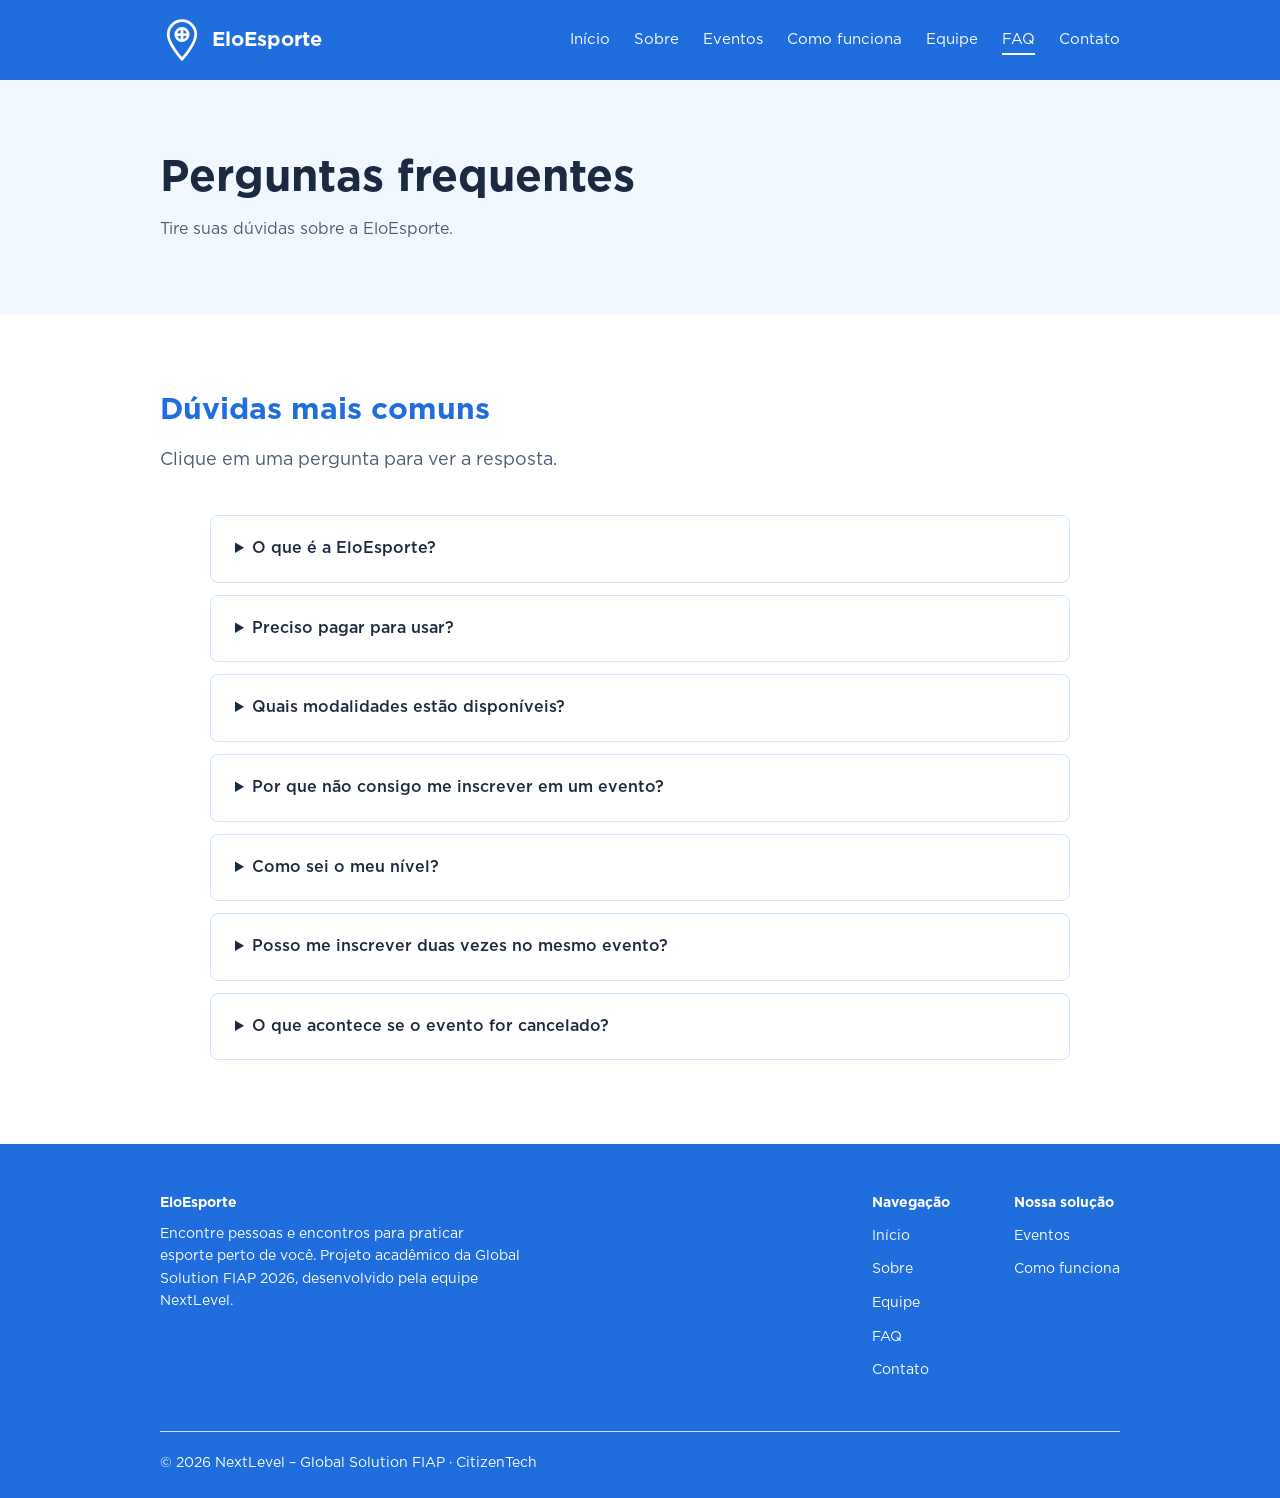
<file: faq.html>
<!doctype html>
<html lang="pt-BR">
  <head>
    <meta charset="UTF-8" />
    <meta name="viewport" content="width=device-width, initial-scale=1.0" />
    <meta name="description" content="Perguntas frequentes sobre a EloEsporte, inscrições, níveis e eventos." />
    <link rel="icon" href="assets/icons/favicon.svg" type="image/svg+xml" />
    <link rel="stylesheet" href="css/style.css" />
    <title>FAQ | EloEsporte</title>
    <script src="js/script.js" defer></script>
  </head>

  <body>
    <header class="site-header">
      <div class="container header-content">
        <a href="index.html" class="logo">
          <img src="assets/icons/logo.svg" alt="" />
          EloEsporte
        </a>

        <button class="menu-toggle" type="button" aria-label="Abrir menu">
          <span class="menu-toggle-barra"></span>
          <span class="menu-toggle-barra"></span>
          <span class="menu-toggle-barra"></span>
        </button>

        <nav class="menu-principal" aria-label="Menu principal">
          <ul class="nav-list">
            <li><a href="index.html">Início</a></li>
            <li><a href="sobre.html">Sobre</a></li>
            <li><a href="eventos.html">Eventos</a></li>
            <li><a href="como-funciona.html">Como funciona</a></li>
            <li><a href="integrantes.html">Equipe</a></li>
            <li><a href="faq.html" class="active" aria-current="page">FAQ</a></li>
            <li><a href="contato.html">Contato</a></li>
          </ul>
        </nav>
      </div>
    </header>

    <main>
      <section class="section section-alt">
        <div class="container">
          <h1>Perguntas frequentes</h1>
          <p>Tire suas dúvidas sobre a EloEsporte.</p>
        </div>
      </section>

      <section class="section">
        <div class="container">
          <h2>Dúvidas mais comuns</h2>
          <p class="subtitle">Clique em uma pergunta para ver a resposta.</p>

          <div class="faq-list">
            <details class="faq-item">
              <summary>O que é a EloEsporte?</summary>
              <p>É uma rede esportiva local para encontrar eventos e pessoas para praticar esporte perto de você, organizados por região, modalidade e nível.</p>
            </details>

            <details class="faq-item">
              <summary>Preciso pagar para usar?</summary>
              <p>Não. O cadastro e a inscrição nos eventos da plataforma são gratuitos.</p>
            </details>

            <details class="faq-item">
              <summary>Quais modalidades estão disponíveis?</summary>
              <p>Caminhada, bicicleta e futebol. Nem toda região tem todas as modalidades.</p>
            </details>

            <details class="faq-item">
              <summary>Por que não consigo me inscrever em um evento?</summary>
              <p>A inscrição só é liberada se o evento estiver ativo, tiver vagas, for da sua modalidade e exigir um nível igual ou menor que o seu.</p>
            </details>

            <details class="faq-item">
              <summary>Como sei o meu nível?</summary>
              <p>Veja a descrição dos níveis na página <a href="como-funciona.html">Como funciona</a> e escolha o que mais combina com você.</p>
            </details>

            <details class="faq-item">
              <summary>Posso me inscrever duas vezes no mesmo evento?</summary>
              <p>Não. Cada participante ocupa só uma vaga por evento.</p>
            </details>

            <details class="faq-item">
              <summary>O que acontece se o evento for cancelado?</summary>
              <p>O evento aparece como "Cancelado", as inscrições são fechadas e você vê a situação em "Minhas inscrições".</p>
            </details>
          </div>
        </div>
      </section>
    </main>

    <footer class="site-footer">
      <div class="container">
        <div class="footer-content">
          <div>
            <p class="footer-title">EloEsporte</p>
            <p>
              Encontre pessoas e encontros para praticar esporte perto de você. Projeto
              acadêmico da Global Solution FIAP 2026, desenvolvido pela equipe
              NextLevel.
            </p>
          </div>

          <nav aria-label="Links do rodapé" class="footer-nav">
            <div>
              <p class="footer-title">Navegação</p>
              <ul class="footer-links">
                <li><a href="index.html">Início</a></li>
                <li><a href="sobre.html">Sobre</a></li>
                <li><a href="integrantes.html">Equipe</a></li>
                <li><a href="faq.html">FAQ</a></li>
                <li><a href="contato.html">Contato</a></li>
              </ul>
            </div>

            <div>
              <p class="footer-title">Nossa solução</p>
              <ul class="footer-links">
                <li><a href="eventos.html">Eventos</a></li>
                <li><a href="como-funciona.html">Como funciona</a></li>
              </ul>
            </div>
          </nav>
        </div>

        <p class="footer-bottom">
          &copy; 2026 NextLevel &ndash; Global Solution FIAP &middot; CitizenTech
        </p>
      </div>
    </footer>
  </body>
</html>
</file>
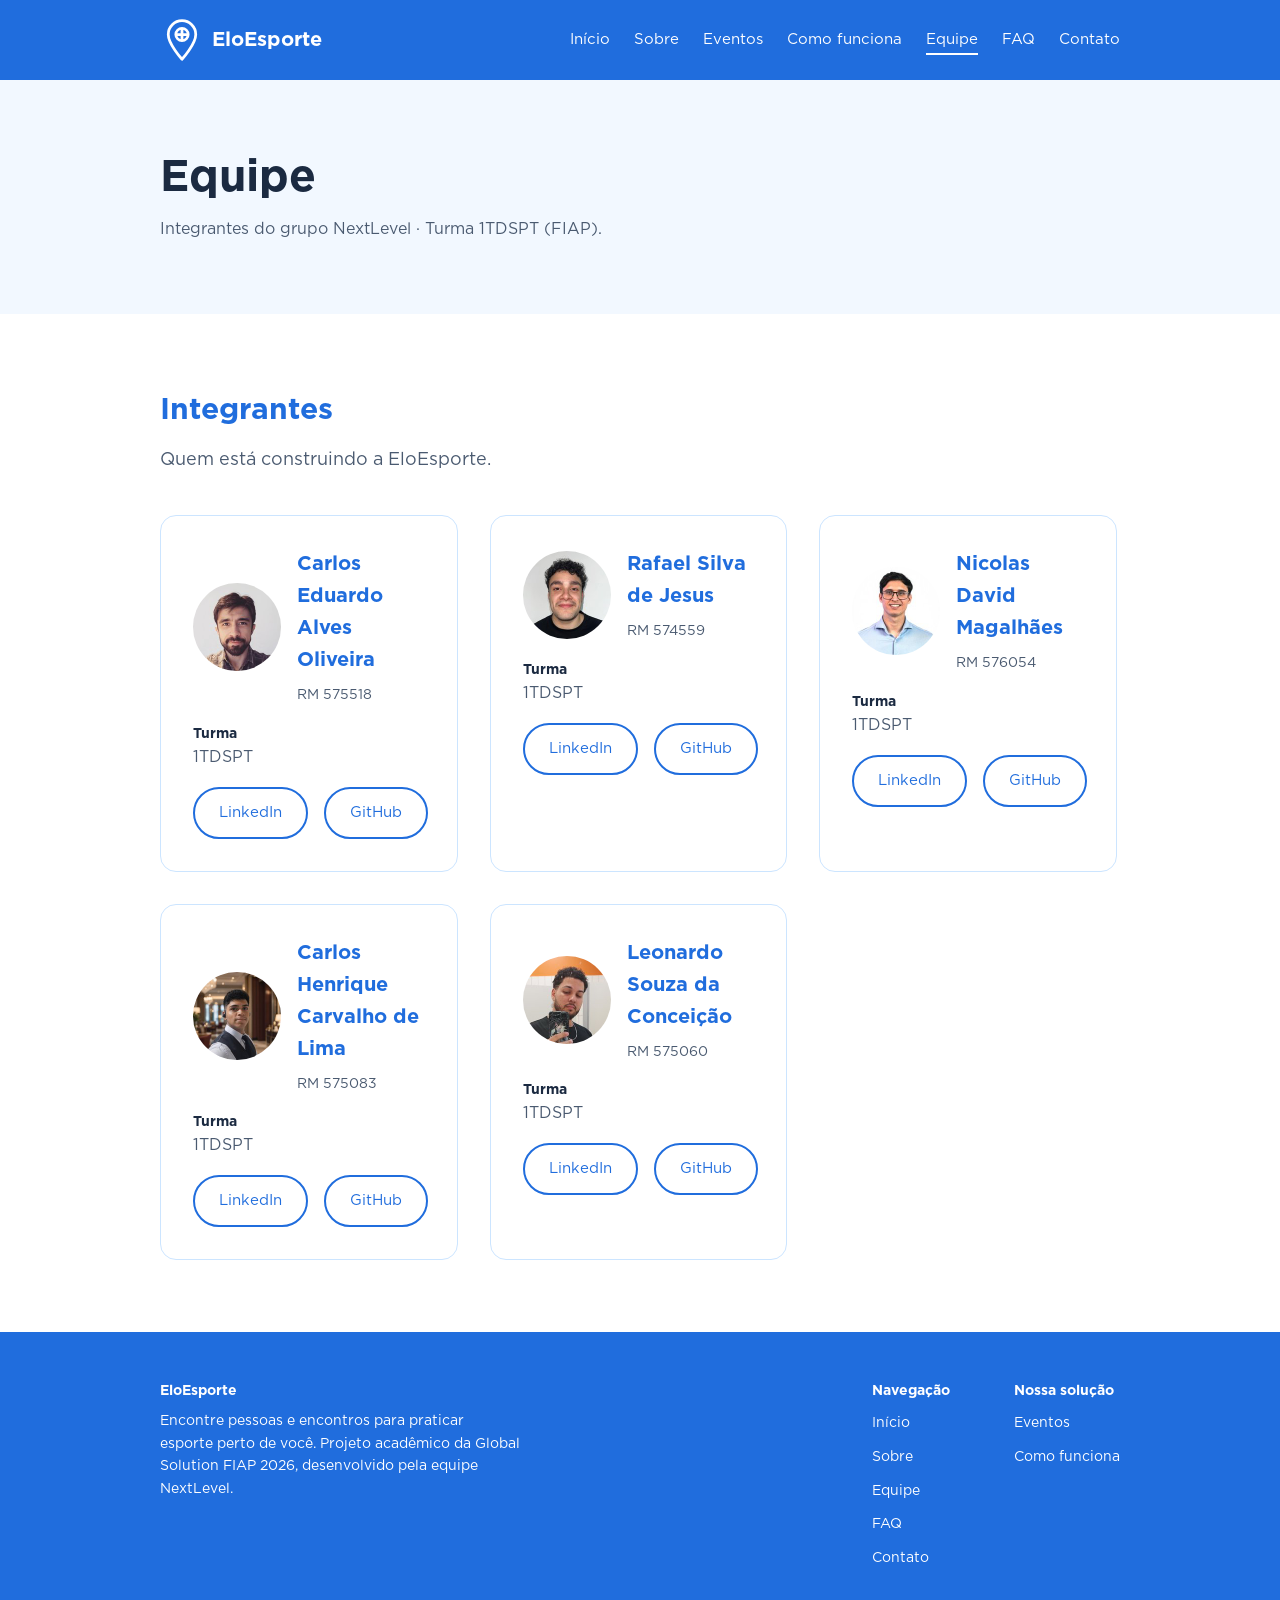
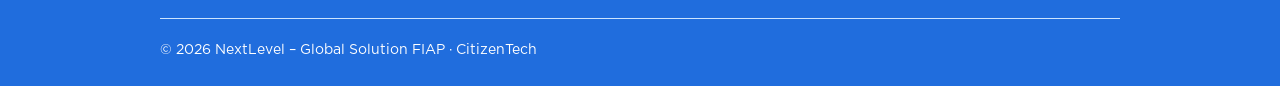
<file: integrantes.html>
<!doctype html>
<html lang="pt-BR">
  <head>
    <meta charset="UTF-8" />
    <meta name="viewport" content="width=device-width, initial-scale=1.0" />
    <meta name="description" content="Integrantes da equipe NextLevel que desenvolveram a EloEsporte." />
    <link rel="icon" href="assets/icons/favicon.svg" type="image/svg+xml" />
    <link rel="stylesheet" href="css/style.css" />
    <title>Equipe | EloEsporte</title>
    <script src="js/script.js" defer></script>
  </head>

  <body>
    <header class="site-header">
      <div class="container header-content">
        <a href="index.html" class="logo">
          <img src="assets/icons/logo.svg" alt="" />
          EloEsporte
        </a>

        <button class="menu-toggle" type="button" aria-label="Abrir menu">
          <span class="menu-toggle-barra"></span>
          <span class="menu-toggle-barra"></span>
          <span class="menu-toggle-barra"></span>
        </button>

        <nav class="menu-principal" aria-label="Menu principal">
          <ul class="nav-list">
            <li><a href="index.html">Início</a></li>
            <li><a href="sobre.html">Sobre</a></li>
            <li><a href="eventos.html">Eventos</a></li>
            <li><a href="como-funciona.html">Como funciona</a></li>
            <li><a href="integrantes.html" class="active" aria-current="page">Equipe</a></li>
            <li><a href="faq.html">FAQ</a></li>
            <li><a href="contato.html">Contato</a></li>
          </ul>
        </nav>
      </div>
    </header>

    <main>
      <section class="section section-alt">
        <div class="container">
          <h1>Equipe</h1>
          <p>Integrantes do grupo NextLevel &middot; Turma 1TDSPT (FIAP).</p>
        </div>
      </section>

      <section class="section">
        <div class="container">
          <h2>Integrantes</h2>
          <p class="subtitle">Quem está construindo a EloEsporte.</p>

          <div class="linha">
            <article class="card col-3">
              <div class="flex">
                <img class="member-photo" src="assets/images/cadu_integrante.jpeg" alt="Foto de Carlos Eduardo Alves Oliveira" />
                <div>
                  <h3>Carlos Eduardo Alves Oliveira</h3>
                  <p class="nota">RM 575518</p>
                </div>
              </div>
              <dl>
                <dt>Turma</dt>
                <dd>1TDSPT</dd>
              </dl>
              <div class="flex">
                <a href="https://www.linkedin.com/in/caduoliveirarj/" class="btn btn-secondary" target="_blank" rel="noopener">LinkedIn</a>
                <a href="https://github.com/cadubrrj-beep" class="btn btn-secondary" target="_blank" rel="noopener">GitHub</a>
              </div>
            </article>

            <article class="card col-3">
              <div class="flex">
                <img class="member-photo" src="assets/images/rafael_integrante.jpeg" alt="Foto de Rafael Silva de Jesus" />
                <div>
                  <h3>Rafael Silva de Jesus</h3>
                  <p class="nota">RM 574559</p>
                </div>
              </div>
              <dl>
                <dt>Turma</dt>
                <dd>1TDSPT</dd>
              </dl>
              <div class="flex">
                <a href="https://linkedin.com/in/rafaeljesus01" class="btn btn-secondary" target="_blank" rel="noopener">LinkedIn</a>
                <a href="https://github.com/RafaJesus3" class="btn btn-secondary" target="_blank" rel="noopener">GitHub</a>
              </div>
            </article>

            <article class="card col-3">
              <div class="flex">
                <img class="member-photo" src="assets/images/nicolas_integrante.jpeg" alt="Foto de Nicolas David Magalhães" />
                <div>
                  <h3>Nicolas David Magalhães</h3>
                  <p class="nota">RM 576054</p>
                </div>
              </div>
              <dl>
                <dt>Turma</dt>
                <dd>1TDSPT</dd>
              </dl>
              <div class="flex">
                <a href="https://www.linkedin.com/in/nicolas-david-magalhaes-0b398742a/" class="btn btn-secondary" target="_blank" rel="noopener">LinkedIn</a>
                <a href="https://github.com/Nicolasdmagalhaes" class="btn btn-secondary" target="_blank" rel="noopener">GitHub</a>
              </div>
            </article>

            <article class="card col-3">
              <div class="flex">
                <img class="member-photo" src="assets/images/carlos_integrante.jpeg" alt="Foto de Carlos Henrique Carvalho de Lima" />
                <div>
                  <h3>Carlos Henrique Carvalho de Lima</h3>
                  <p class="nota">RM 575083</p>
                </div>
              </div>
              <dl>
                <dt>Turma</dt>
                <dd>1TDSPT</dd>
              </dl>
              <div class="flex">
                <a href="https://www.linkedin.com/in/carlos-henrique-carvalho-de-lima-606b033bb/" class="btn btn-secondary" target="_blank" rel="noopener">LinkedIn</a>
                <a href="https://github.com/CarlRickCliman" class="btn btn-secondary" target="_blank" rel="noopener">GitHub</a>
              </div>
            </article>

            <article class="card col-3">
              <div class="flex">
                <img class="member-photo" src="assets/images/leo_integrante.jpeg" alt="Foto de Leonardo Souza da Conceição" />
                <div>
                  <h3>Leonardo Souza da Conceição</h3>
                  <p class="nota">RM 575060</p>
                </div>
              </div>
              <dl>
                <dt>Turma</dt>
                <dd>1TDSPT</dd>
              </dl>
              <div class="flex">
                <a href="https://www.linkedin.com/in/leonardo-souza-da-concei%C3%A7%C3%A3o/" class="btn btn-secondary" target="_blank" rel="noopener">LinkedIn</a>
                <a href="https://github.com/LeonardoSC-eng" class="btn btn-secondary" target="_blank" rel="noopener">GitHub</a>
              </div>
            </article>
          </div>
        </div>
      </section>
    </main>

    <footer class="site-footer">
      <div class="container">
        <div class="footer-content">
          <div>
            <p class="footer-title">EloEsporte</p>
            <p>
              Encontre pessoas e encontros para praticar esporte perto de você. Projeto
              acadêmico da Global Solution FIAP 2026, desenvolvido pela equipe
              NextLevel.
            </p>
          </div>

          <nav aria-label="Links do rodapé" class="footer-nav">
            <div>
              <p class="footer-title">Navegação</p>
              <ul class="footer-links">
                <li><a href="index.html">Início</a></li>
                <li><a href="sobre.html">Sobre</a></li>
                <li><a href="integrantes.html">Equipe</a></li>
                <li><a href="faq.html">FAQ</a></li>
                <li><a href="contato.html">Contato</a></li>
              </ul>
            </div>

            <div>
              <p class="footer-title">Nossa solução</p>
              <ul class="footer-links">
                <li><a href="eventos.html">Eventos</a></li>
                <li><a href="como-funciona.html">Como funciona</a></li>
              </ul>
            </div>
          </nav>
        </div>

        <p class="footer-bottom">
          &copy; 2026 NextLevel &ndash; Global Solution FIAP &middot; CitizenTech
        </p>
      </div>
    </footer>
  </body>
</html>
</file>
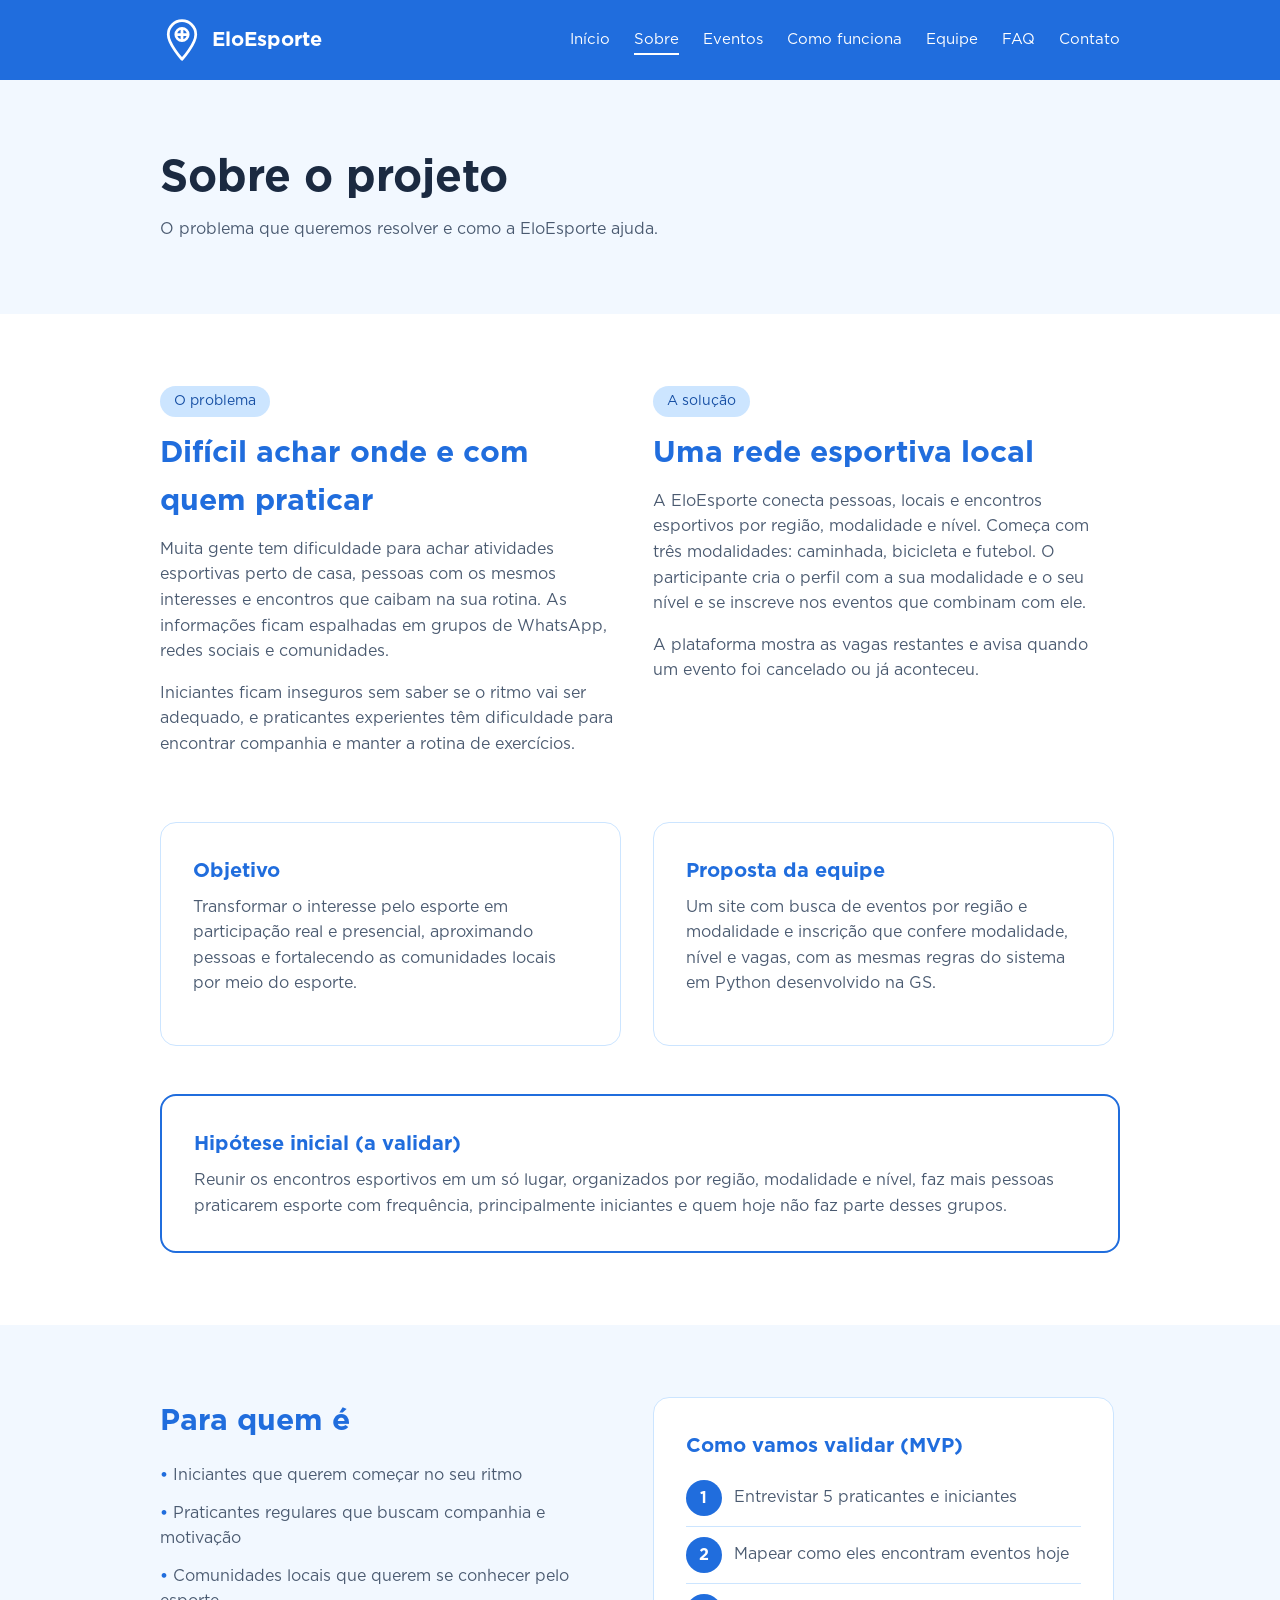
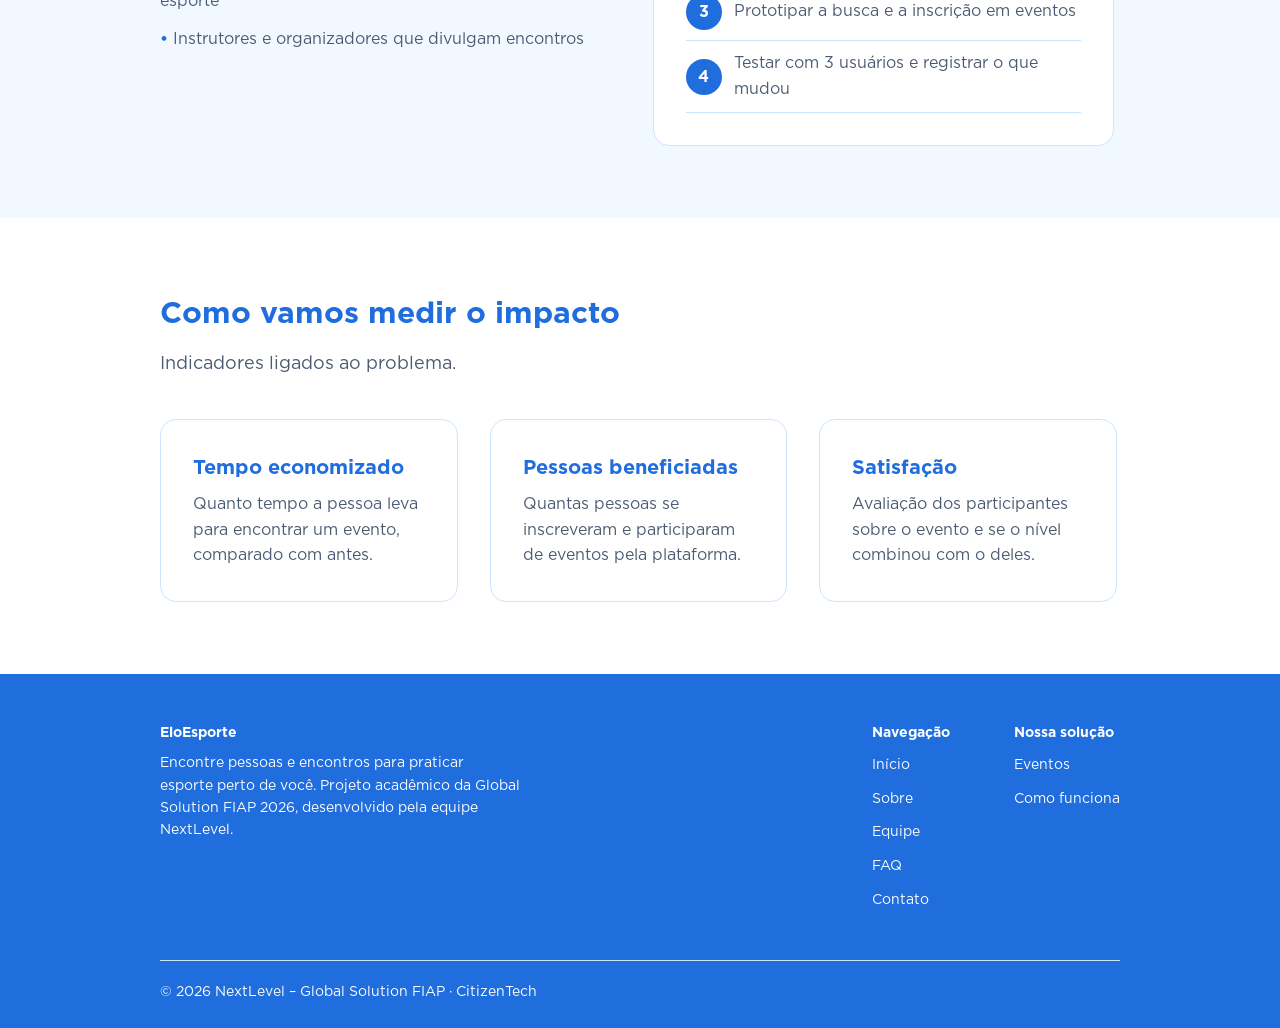
<file: sobre.html>
<!doctype html>
<html lang="pt-BR">
  <head>
    <meta charset="UTF-8" />
    <meta name="viewport" content="width=device-width, initial-scale=1.0" />
    <meta name="description" content="Conheça o problema, a solução e o impacto esperado da EloEsporte." />
    <link rel="icon" href="assets/icons/favicon.svg" type="image/svg+xml" />
    <link rel="stylesheet" href="css/style.css" />
    <title>Sobre | EloEsporte</title>
    <script src="js/script.js" defer></script>
  </head>

  <body>
    <header class="site-header">
      <div class="container header-content">
        <a href="index.html" class="logo">
          <img src="assets/icons/logo.svg" alt="" />
          EloEsporte
        </a>

        <button class="menu-toggle" type="button" aria-label="Abrir menu">
          <span class="menu-toggle-barra"></span>
          <span class="menu-toggle-barra"></span>
          <span class="menu-toggle-barra"></span>
        </button>

        <nav class="menu-principal" aria-label="Menu principal">
          <ul class="nav-list">
            <li><a href="index.html">Início</a></li>
            <li><a href="sobre.html" class="active" aria-current="page">Sobre</a></li>
            <li><a href="eventos.html">Eventos</a></li>
            <li><a href="como-funciona.html">Como funciona</a></li>
            <li><a href="integrantes.html">Equipe</a></li>
            <li><a href="faq.html">FAQ</a></li>
            <li><a href="contato.html">Contato</a></li>
          </ul>
        </nav>
      </div>
    </header>

    <main>
      <section class="section section-alt">
        <div class="container">
          <h1>Sobre o projeto</h1>
          <p>O problema que queremos resolver e como a EloEsporte ajuda.</p>
        </div>
      </section>

      <section class="section">
        <div class="container">
          <div class="linha about-block">
            <div class="col-2">
              <span class="tag">O problema</span>
              <h2>Difícil achar onde e com quem praticar</h2>
              <p>
                Muita gente tem dificuldade para achar atividades esportivas
                perto de casa, pessoas com os mesmos interesses e encontros
                que caibam na sua rotina. As informações ficam espalhadas em
                grupos de WhatsApp, redes sociais e comunidades.
              </p>
              <p>
                Iniciantes ficam inseguros sem saber se o ritmo vai ser
                adequado, e praticantes experientes têm dificuldade para
                encontrar companhia e manter a rotina de exercícios.
              </p>
            </div>

            <div class="col-2">
              <span class="tag">A solução</span>
              <h2>Uma rede esportiva local</h2>
              <p>
                A EloEsporte conecta pessoas, locais e encontros esportivos por
                região, modalidade e nível. Começa com três modalidades:
                caminhada, bicicleta e futebol. O participante cria o perfil com
                a sua modalidade e o seu nível e se inscreve nos eventos que
                combinam com ele.
              </p>
              <p>
                A plataforma mostra as vagas restantes e avisa quando um evento
                foi cancelado ou já aconteceu.
              </p>
            </div>
          </div>

          <div class="linha about-block">
            <div class="card col-2">
              <h3>Objetivo</h3>
              <p>
                Transformar o interesse pelo esporte em participação real e
                presencial, aproximando pessoas e fortalecendo as comunidades
                locais por meio do esporte.
              </p>
            </div>

            <div class="card col-2">
              <h3>Proposta da equipe</h3>
              <p>
                Um site com busca de eventos por região e modalidade e
                inscrição que confere modalidade, nível e vagas, com as mesmas
                regras do sistema em Python desenvolvido na GS.
              </p>
            </div>
          </div>

          <div class="card card-destaque">
            <h3>Hipótese inicial (a validar)</h3>
            <p>
              Reunir os encontros esportivos em um só lugar, organizados por
              região, modalidade e nível, faz mais pessoas praticarem esporte
              com frequência, principalmente iniciantes e quem hoje não faz
              parte desses grupos.
            </p>
          </div>
        </div>
      </section>

      <section class="section section-alt">
        <div class="container linha">
          <div class="col-2">
            <h2>Para quem é</h2>
            <ul class="lista-simples">
              <li>Iniciantes que querem começar no seu ritmo</li>
              <li>Praticantes regulares que buscam companhia e motivação</li>
              <li>Comunidades locais que querem se conhecer pelo esporte</li>
              <li>Instrutores e organizadores que divulgam encontros</li>
            </ul>
          </div>

          <div class="card col-2">
            <h3>Como vamos validar (MVP)</h3>
            <ol class="mvp">
              <li><span class="passo">1</span> Entrevistar 5 praticantes e iniciantes</li>
              <li><span class="passo">2</span> Mapear como eles encontram eventos hoje</li>
              <li><span class="passo">3</span> Prototipar a busca e a inscrição em eventos</li>
              <li><span class="passo">4</span> Testar com 3 usuários e registrar o que mudou</li>
            </ol>
          </div>
        </div>
      </section>

      <section class="section">
        <div class="container">
          <h2>Como vamos medir o impacto</h2>
          <p class="subtitle">Indicadores ligados ao problema.</p>

          <div class="linha">
            <article class="card col-3">
              <h3>Tempo economizado</h3>
              <p>Quanto tempo a pessoa leva para encontrar um evento, comparado com antes.</p>
            </article>
            <article class="card col-3">
              <h3>Pessoas beneficiadas</h3>
              <p>Quantas pessoas se inscreveram e participaram de eventos pela plataforma.</p>
            </article>
            <article class="card col-3">
              <h3>Satisfação</h3>
              <p>Avaliação dos participantes sobre o evento e se o nível combinou com o deles.</p>
            </article>
          </div>
        </div>
      </section>
    </main>

    <footer class="site-footer">
      <div class="container">
        <div class="footer-content">
          <div>
            <p class="footer-title">EloEsporte</p>
            <p>
              Encontre pessoas e encontros para praticar esporte perto de você. Projeto
              acadêmico da Global Solution FIAP 2026, desenvolvido pela equipe
              NextLevel.
            </p>
          </div>

          <nav aria-label="Links do rodapé" class="footer-nav">
            <div>
              <p class="footer-title">Navegação</p>
              <ul class="footer-links">
                <li><a href="index.html">Início</a></li>
                <li><a href="sobre.html">Sobre</a></li>
                <li><a href="integrantes.html">Equipe</a></li>
                <li><a href="faq.html">FAQ</a></li>
                <li><a href="contato.html">Contato</a></li>
              </ul>
            </div>

            <div>
              <p class="footer-title">Nossa solução</p>
              <ul class="footer-links">
                <li><a href="eventos.html">Eventos</a></li>
                <li><a href="como-funciona.html">Como funciona</a></li>
              </ul>
            </div>
          </nav>
        </div>

        <p class="footer-bottom">
          &copy; 2026 NextLevel &ndash; Global Solution FIAP &middot; CitizenTech
        </p>
      </div>
    </footer>
  </body>
</html>
</file>
<file: css/style.css>
/* Fontes */
@font-face {
    font-family: "Gotham";
    src: url("../assets/fonts/Gotham-Book.otf") format("opentype");
    font-weight: 400;
}

@font-face {
    font-family: "Gotham";
    src: url("../assets/fonts/Gotham-Medium.otf") format("opentype");
    font-weight: 500;
}

@font-face {
    font-family: "Gotham";
    src: url("../assets/fonts/Gotham-Bold.otf") format("opentype");
    font-weight: 700;
}

/* Variáveis */
:root {
    --cor-principal: #206DDD;
    --cor-principal-escura: #154EA3;
    --cor-clara: #CCE5FF;
    --cor-fundo-claro: #F2F8FF;
    --cor-branca: #FFFFFF;
    --cor-texto: #1B2A41;
    --cor-texto-secundario: #4A5A70;
    --cor-erro: #D93025;
    --cor-sucesso: #1E8E3E;

    --fonte: "Gotham", Arial, sans-serif;

    --raio-pequeno: 0.5rem;
    --raio-medio: 1rem;
    --raio-grande: 1.875rem;

    --sombra: 0 0.25rem 0.75rem rgba(27, 42, 65, 0.15);
}

/* Base */
html {
    font-size: 100%;
}

* {
    margin: 0;
    padding: 0;
    box-sizing: border-box;
}

body {
    font-family: var(--fonte);
    font-size: 1rem;
    line-height: 1.6;
    color: var(--cor-texto);
    background-color: var(--cor-branca);
}

img {
    max-width: 100%;
}

h1 {
    font-size: 2.75rem;
    line-height: 1.2;
    margin-bottom: 0.75rem;
}

h2 {
    font-size: 1.875rem;
    color: var(--cor-principal);
    margin-bottom: 0.75rem;
}

.titulo-card {
    font-size: 1.25rem;
}

h3 {
    font-size: 1.25rem;
    color: var(--cor-principal);
    margin-bottom: 0.5rem;
}

p {
    color: var(--cor-texto-secundario);
}

a {
    color: var(--cor-principal);
}

ul,
ol {
    list-style: none;
}

a:focus-visible,
button:focus-visible,
summary:focus-visible {
    outline: 0.1875rem solid var(--cor-principal-escura);
    outline-offset: 0.1875rem;
}

.subtitle {
    font-size: 1.125rem;
    margin-bottom: 2.5rem;
}

.nota {
    font-size: 0.875rem;
    margin-top: 0.5rem;
}

/* Layout */
.container {
    width: 90%;
    margin: 0 auto;
}

.section {
    padding: 4.5rem 0;
}

.section-alt {
    background-color: var(--cor-fundo-claro);
}

.linha {
    display: flex;
    flex-wrap: wrap;
    gap: 2rem;
}

.col-2 {
    width: 48%;
}

.col-3 {
    width: 31%;
}

.col-4 {
    width: 22%;
}

.flex {
    display: flex;
    align-items: center;
    gap: 1rem;
}

/* Componentes */
.btn {
    display: inline-block;
    padding: 0.75rem 1.5rem;
    border-radius: var(--raio-grande);
    border: 0.125rem solid var(--cor-principal);
    font-family: var(--fonte);
    font-size: 0.9375rem;
    text-decoration: none;
    cursor: pointer;
}

.btn-primary {
    background-color: var(--cor-principal);
    color: var(--cor-branca);
}

.btn-primary:hover {
    background-color: var(--cor-principal-escura);
}

.btn-secondary {
    background-color: var(--cor-branca);
    color: var(--cor-principal);
}

.btn-secondary:hover {
    background-color: var(--cor-clara);
}

.tag {
    display: inline-block;
    padding: 0.25rem 0.875rem;
    border-radius: var(--raio-grande);
    background-color: var(--cor-clara);
    color: var(--cor-principal-escura);
    font-size: 0.875rem;
    margin-bottom: 0.75rem;
}

.card {
    background-color: var(--cor-branca);
    border: 0.0625rem solid var(--cor-clara);
    border-radius: var(--raio-medio);
    padding: 2rem;
}

.card-destaque {
    border: 0.125rem solid var(--cor-principal);
}

.icone {
    width: 3rem;
    height: 3rem;
    margin-bottom: 1rem;
}

.passo {
    display: inline-block;
    width: 2.25rem;
    height: 2.25rem;
    line-height: 2.25rem;
    text-align: center;
    border-radius: 50%;
    background-color: var(--cor-principal);
    color: var(--cor-branca);
    font-weight: 700;
    margin-bottom: 1rem;
    flex-shrink: 0;
}

.lista-simples li {
    padding: 0.375rem 0;
    color: var(--cor-texto-secundario);
}

.lista-simples li::before {
    content: "• ";
    color: var(--cor-principal);
    font-weight: 700;
}

/* Header e menu */
.site-header {
    background-color: var(--cor-principal);
}

.header-content {
    display: flex;
    align-items: center;
    justify-content: space-between;
    height: 5rem;
}

.logo {
    display: flex;
    align-items: center;
    gap: 0.5rem;
    color: var(--cor-branca);
    font-weight: 700;
    font-size: 1.25rem;
    text-decoration: none;
}

.logo img {
    height: 2.75rem;
}

.nav-list {
    display: flex;
    gap: 1.5rem;
}

.nav-list a {
    color: var(--cor-branca);
    text-decoration: none;
    font-size: 0.9375rem;
    padding: 0.375rem 0;
}

.nav-list a:hover,
.nav-list a.active {
    border-bottom: 0.125rem solid var(--cor-branca);
}

.menu-toggle {
    display: none;
    flex-direction: column;
    gap: 0.3rem;
    padding: 0.5rem;
    background: none;
    border: none;
    cursor: pointer;
}

.menu-toggle-barra {
    width: 1.75rem;
    height: 0.2rem;
    background-color: var(--cor-branca);
    border-radius: 0.125rem;
}

/* Footer */
.site-footer {
    background-color: var(--cor-principal);
    padding: 3rem 0 1.5rem;
}

.site-footer p {
    color: var(--cor-branca);
    font-size: 0.875rem;
}

.footer-content {
    display: flex;
    justify-content: space-between;
    gap: 2rem;
}

.footer-content > div > p {
    max-width: 22.5rem;
}

.footer-title {
    font-weight: 700;
    margin-bottom: 0.5rem;
}

.footer-nav {
    display: flex;
    gap: 4rem;
}

.footer-links li {
    margin-bottom: 0.5rem;
}

.footer-links a {
    color: var(--cor-branca);
    text-decoration: none;
    font-size: 0.875rem;
}

.footer-links a:hover {
    text-decoration: underline;
}

.footer-bottom {
    margin-top: 2.5rem;
    padding-top: 1.25rem;
    border-top: 0.0625rem solid var(--cor-clara);
}

/* Página inicial */
.hero {
    background-color: var(--cor-fundo-claro);
    padding: 6rem 0;
}

.hero .linha {
    align-items: center;
}

.hero h1 {
    font-size: 3.25rem;
    margin-bottom: 1.25rem;
}

.hero h1 span {
    color: var(--cor-principal);
}

.ods {
    display: flex;
    gap: 1rem;
    margin-top: 1rem;
}

.ods-item {
    padding: 1rem;
    border-radius: var(--raio-pequeno);
    background-color: var(--cor-fundo-claro);
    width: 50%;
}

.ods-item strong {
    display: block;
    font-size: 1.75rem;
    color: var(--cor-principal);
}

.cta-box {
    display: flex;
    align-items: center;
    justify-content: space-between;
    gap: 2.5rem;
    background-color: var(--cor-principal);
    border-radius: var(--raio-medio);
    padding: 3.5rem;
}

.cta-box h2,
.cta-box p {
    color: var(--cor-branca);
}

.cta-box .btn-primary {
    background-color: var(--cor-branca);
    color: var(--cor-principal);
    white-space: nowrap;
}

/* Sobre */
.about-block {
    align-items: flex-start;
    margin-bottom: 3rem;
}

.about-block p {
    margin-bottom: 1rem;
}

.mvp li {
    display: flex;
    align-items: center;
    gap: 0.75rem;
    padding: 0.625rem 0;
    border-bottom: 0.0625rem solid var(--cor-clara);
    color: var(--cor-texto-secundario);
}

.mvp .passo {
    margin-bottom: 0;
}

/* Eventos (filtro e inscrição) */
.filtro {
    display: flex;
    align-items: flex-end;
    flex-wrap: wrap;
    gap: 1.5rem;
    margin-bottom: 2rem;
}

.filtro .form-group {
    margin-bottom: 0;
    min-width: 15rem;
}

.contador {
    font-weight: 500;
    color: var(--cor-principal-escura);
}

.evento .flex {
    justify-content: space-between;
    margin-top: 1rem;
}

.evento dl {
    margin-top: 1rem;
}

.evento dt {
    margin-top: 0.5rem;
}

.evento dd {
    margin-bottom: 0;
}

.situacao {
    display: inline-block;
    margin-left: 0.5rem;
    padding: 0.25rem 0.875rem;
    border-radius: var(--raio-grande);
    font-size: 0.875rem;
    margin-bottom: 0.75rem;
}

.situacao-ativo {
    background-color: #E6F4EA;
    color: #137333;
}

.situacao-encerrado {
    background-color: #EEF1F5;
    color: var(--cor-texto-secundario);
}

.situacao-cancelado {
    background-color: #FCE8E6;
    color: #A50E0E;
}

.btn:disabled {
    border-color: var(--cor-clara);
    background-color: var(--cor-fundo-claro);
    color: var(--cor-texto-secundario);
    cursor: not-allowed;
}

.aviso {
    margin-top: 0.75rem;
    font-size: 0.875rem;
    font-weight: 500;
}

.aviso-erro {
    color: var(--cor-erro);
}

.aviso-sucesso {
    color: var(--cor-sucesso);
}

.escondido {
    display: none;
}

.sem-resultado {
    padding: 1.5rem;
    border: 0.0625rem dashed var(--cor-principal);
    border-radius: var(--raio-medio);
    text-align: center;
}

/* Como funciona (abas) */
.abas-botoes {
    display: flex;
    flex-wrap: wrap;
    gap: 0.75rem;
    margin-bottom: 1.5rem;
}

.aba-botao {
    padding: 0.625rem 1.25rem;
    border: 0.125rem solid var(--cor-principal);
    border-radius: var(--raio-grande);
    background-color: var(--cor-branca);
    color: var(--cor-principal);
    font-family: var(--fonte);
    font-size: 0.9375rem;
    cursor: pointer;
}

.aba-botao:hover {
    background-color: var(--cor-clara);
}

.aba-botao.ativa {
    background-color: var(--cor-principal);
    color: var(--cor-branca);
}

.aba-painel {
    display: none;
}

.aba-painel.ativa {
    display: block;
}

.jornada li {
    display: flex;
    align-items: center;
    gap: 0.75rem;
    padding: 0.625rem 0;
    border-bottom: 0.0625rem solid var(--cor-clara);
    color: var(--cor-texto-secundario);
}

.jornada .passo {
    margin-bottom: 0;
}

/* Integrantes */
.member-photo {
    width: 5.5rem;
    height: 5.5rem;
    border-radius: 50%;
    object-fit: cover;
    flex-shrink: 0;
}

dt {
    font-weight: 700;
    font-size: 0.875rem;
    margin-top: 1rem;
}

dd {
    color: var(--cor-texto-secundario);
    margin-bottom: 1rem;
}

/* FAQ */
.faq-list {
    max-width: 53.75rem;
    margin: 0 auto;
}

.faq-item {
    border: 0.0625rem solid var(--cor-clara);
    border-radius: var(--raio-pequeno);
    margin-bottom: 0.75rem;
}

.faq-item summary {
    cursor: pointer;
    padding: 1.25rem 1.5rem;
    font-weight: 500;
}

.faq-item p {
    padding: 0 1.5rem 1.25rem;
}

/* Contato */
.form-group {
    display: flex;
    flex-direction: column;
    margin-bottom: 1.25rem;
}

.form-group label {
    font-size: 0.875rem;
    margin-bottom: 0.375rem;
}

.form-group input,
.form-group select,
.form-group textarea {
    font-family: var(--fonte);
    font-size: 0.9375rem;
    padding: 0.625rem;
    border: 0.0625rem solid var(--cor-principal);
    border-radius: var(--raio-pequeno);
    background-color: var(--cor-branca);
}

.form-group textarea {
    height: 8.75rem;
    resize: vertical;
}

.form-group input:focus,
.form-group select:focus,
.form-group textarea:focus {
    outline: 0.125rem solid var(--cor-principal);
}

.form-group .campo-erro {
    border: 0.125rem solid var(--cor-erro);
}

.mensagem-erro {
    color: var(--cor-erro);
    font-size: 0.85rem;
    margin-top: 0.25rem;
}

.mensagem-sucesso {
    color: var(--cor-sucesso);
    font-weight: 700;
    margin-top: 1rem;
}

aside .card {
    margin-bottom: 1.5rem;
}

/* Media queries */
@media (max-width: 991px) {
    .header-content {
        flex-wrap: wrap;
        height: auto;
        min-height: 5rem;
        padding: 0.625rem 0;
    }

    .menu-toggle {
        display: flex;
    }

    .menu-principal {
        display: none;
        width: 100%;
        padding-bottom: 1rem;
    }

    .menu-principal.menu-aberto {
        display: block;
    }

    .nav-list {
        flex-direction: column;
        gap: 0;
    }

    .nav-list a {
        display: block;
        padding: 0.75rem 0;
    }

    html {
        font-size: 93.75%;
    }

    .col-2,
    .col-3,
    .col-4 {
        width: 47%;
    }

    .cta-box,
    .footer-content {
        flex-direction: column;
        align-items: flex-start;
    }
}

@media (max-width: 767px) {
    html {
        font-size: 90%;
    }

    .col-2,
    .col-3 {
        width: 100%;
    }

    .col-4 {
        width: 44%;
    }

    h1,
    .hero h1 {
        font-size: 2.25rem;
    }

    .section,
    .hero {
        padding: 3rem 0;
    }

    .card {
        padding: 1.5rem;
    }

    .cta-box {
        padding: 1.75rem 1.5rem;
    }

    .flex,
    .footer-nav {
        flex-wrap: wrap;
    }

    .filtro .form-group {
        width: 100%;
    }
}

@media (max-width: 480px) {
    .flex .btn,
    .cta-box .btn {
        width: 100%;
        text-align: center;
    }

    .ods {
        flex-direction: column;
    }

    .ods-item {
        width: 100%;
    }

    .footer-nav {
        gap: 2rem;
    }
}

@media (min-width: 992px) {
    .container {
        width: 60rem;
    }
}

@media (min-width: 1300px) {
    .container {
        width: 77.5rem;
    }

    .section {
        padding: 6rem 0;
    }
}
</file>
